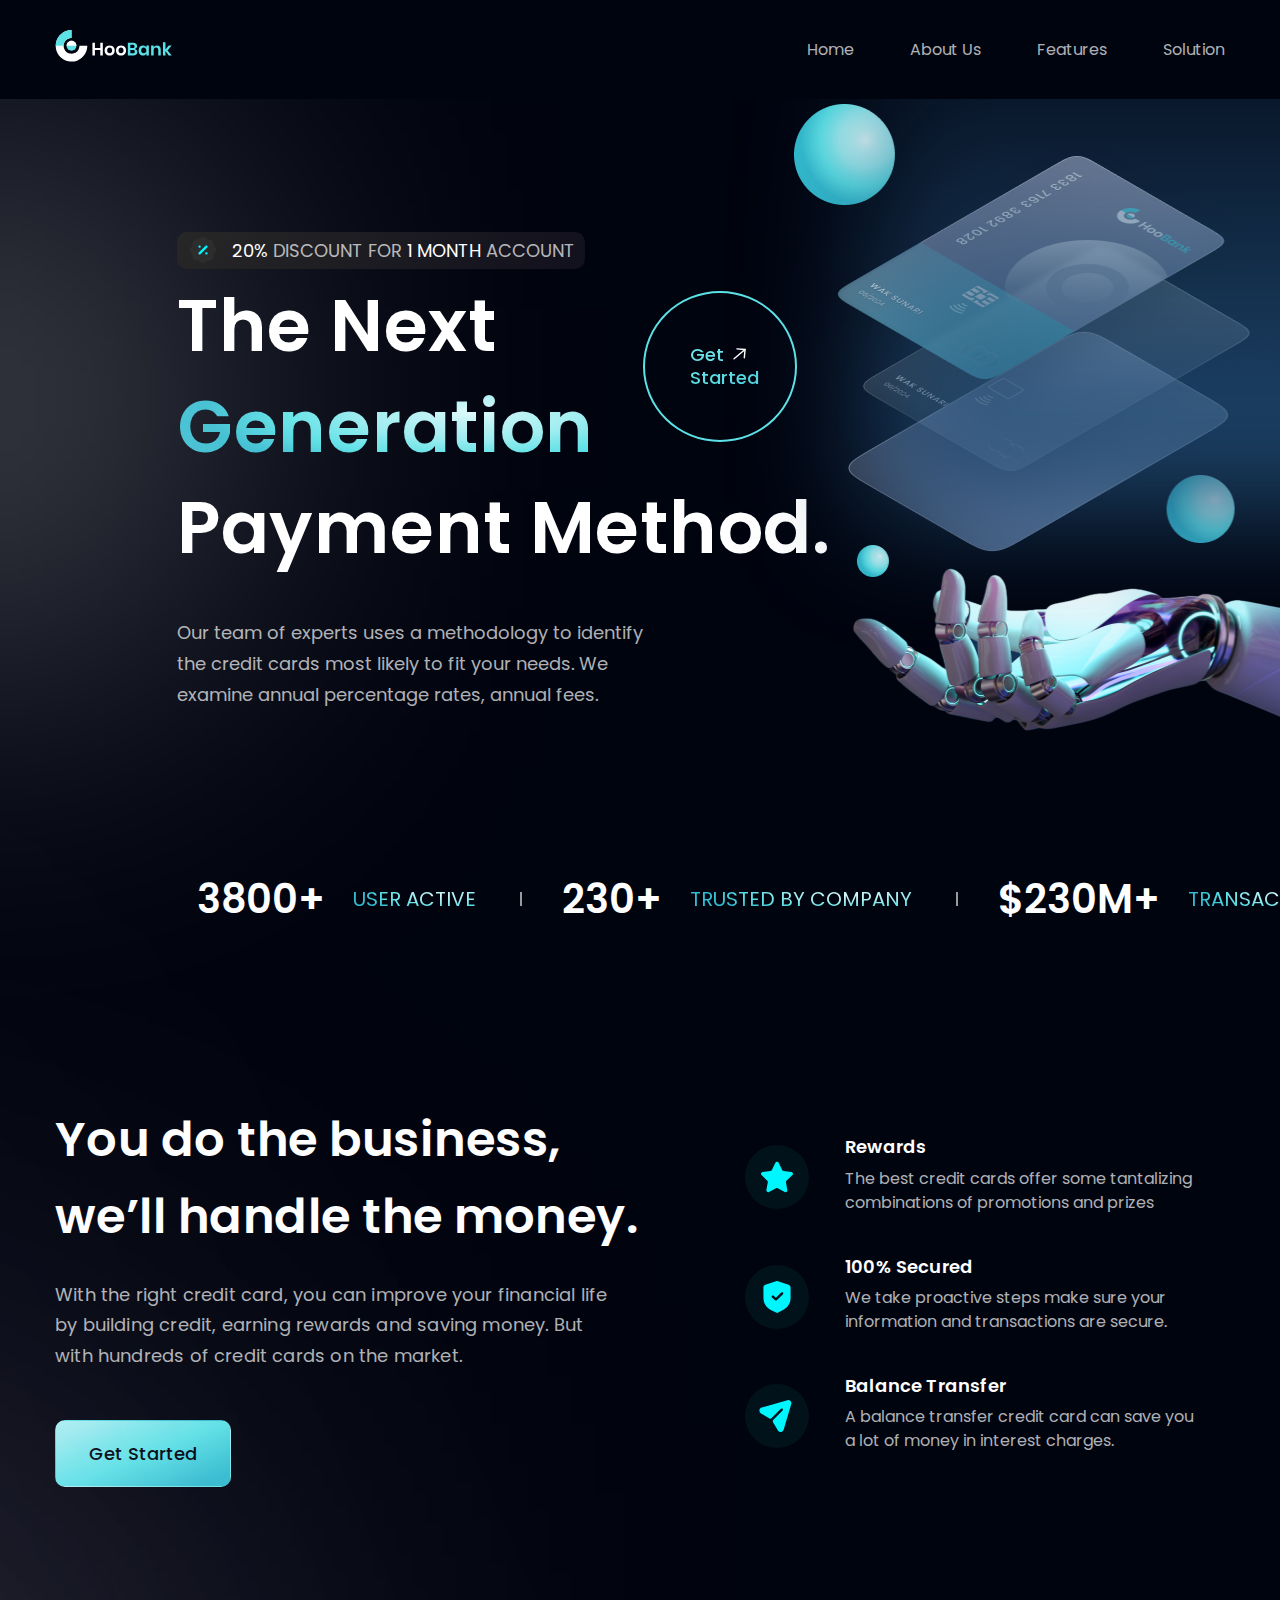
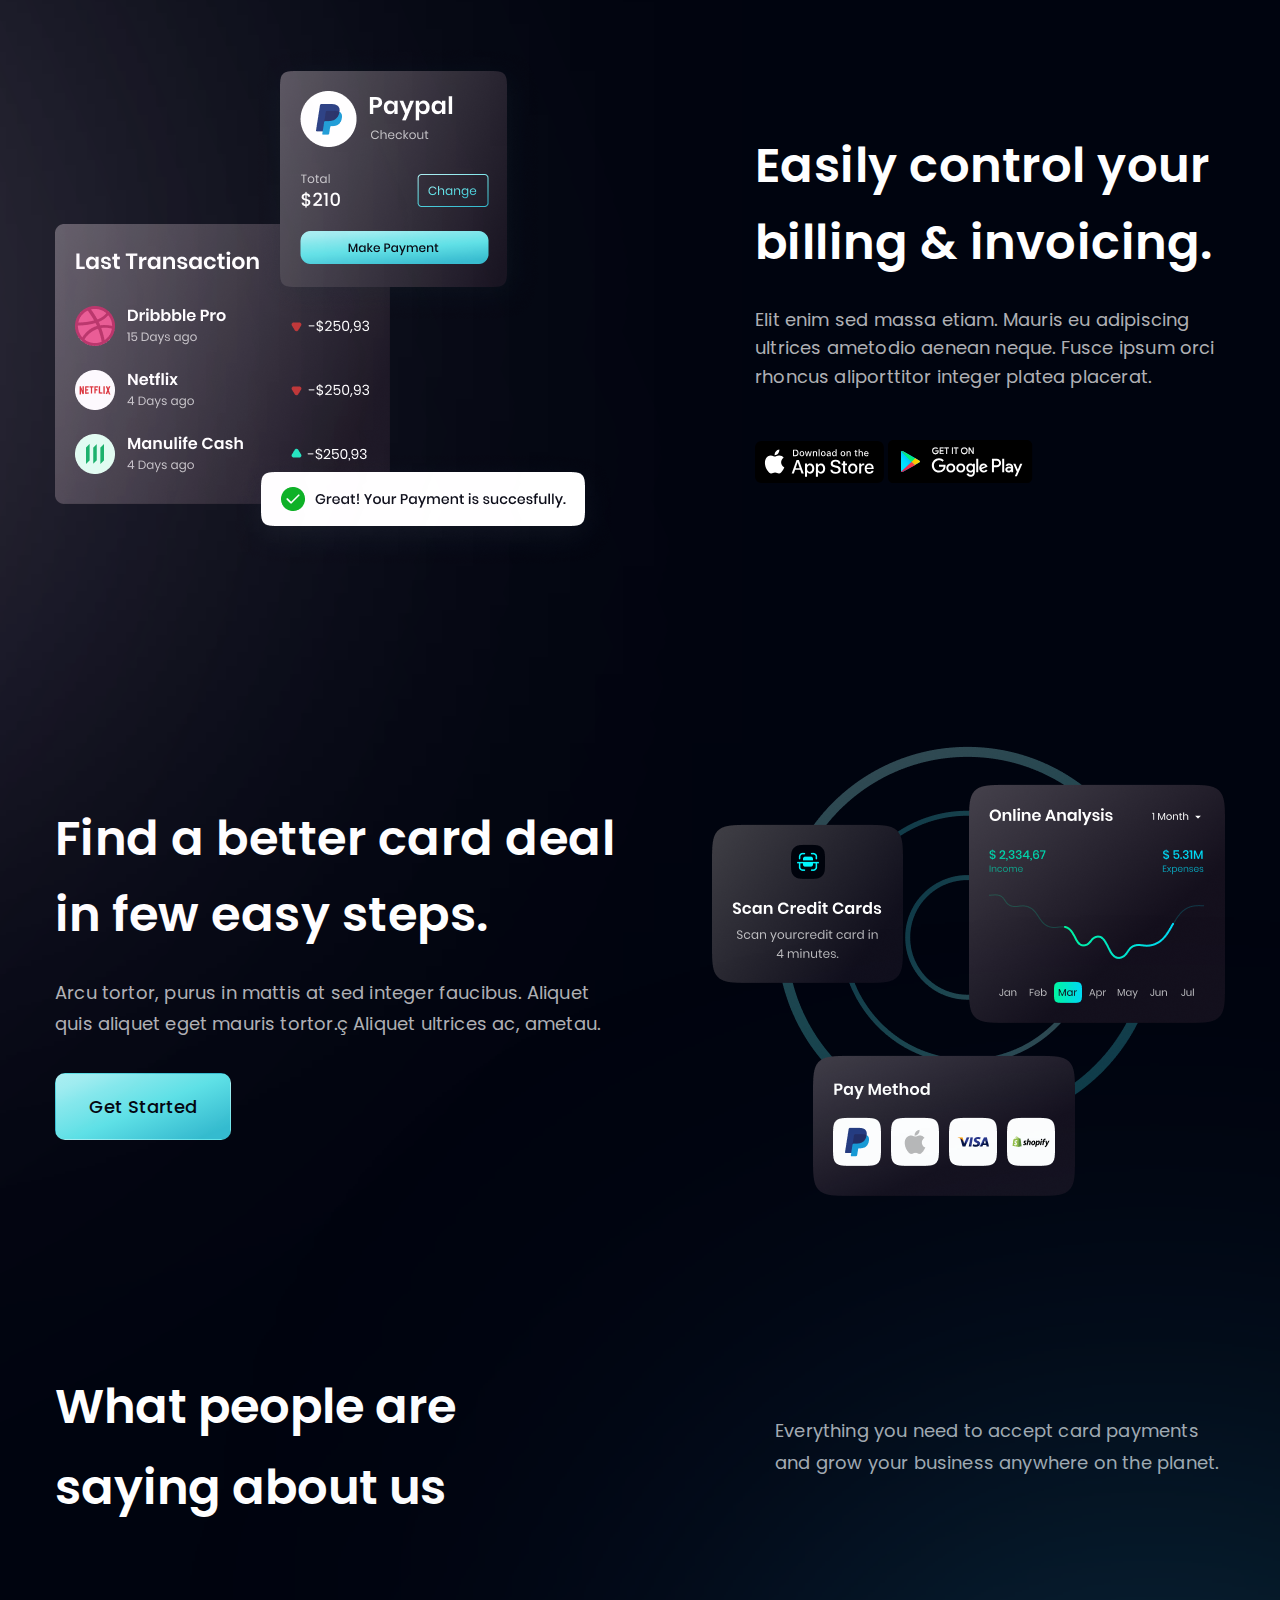
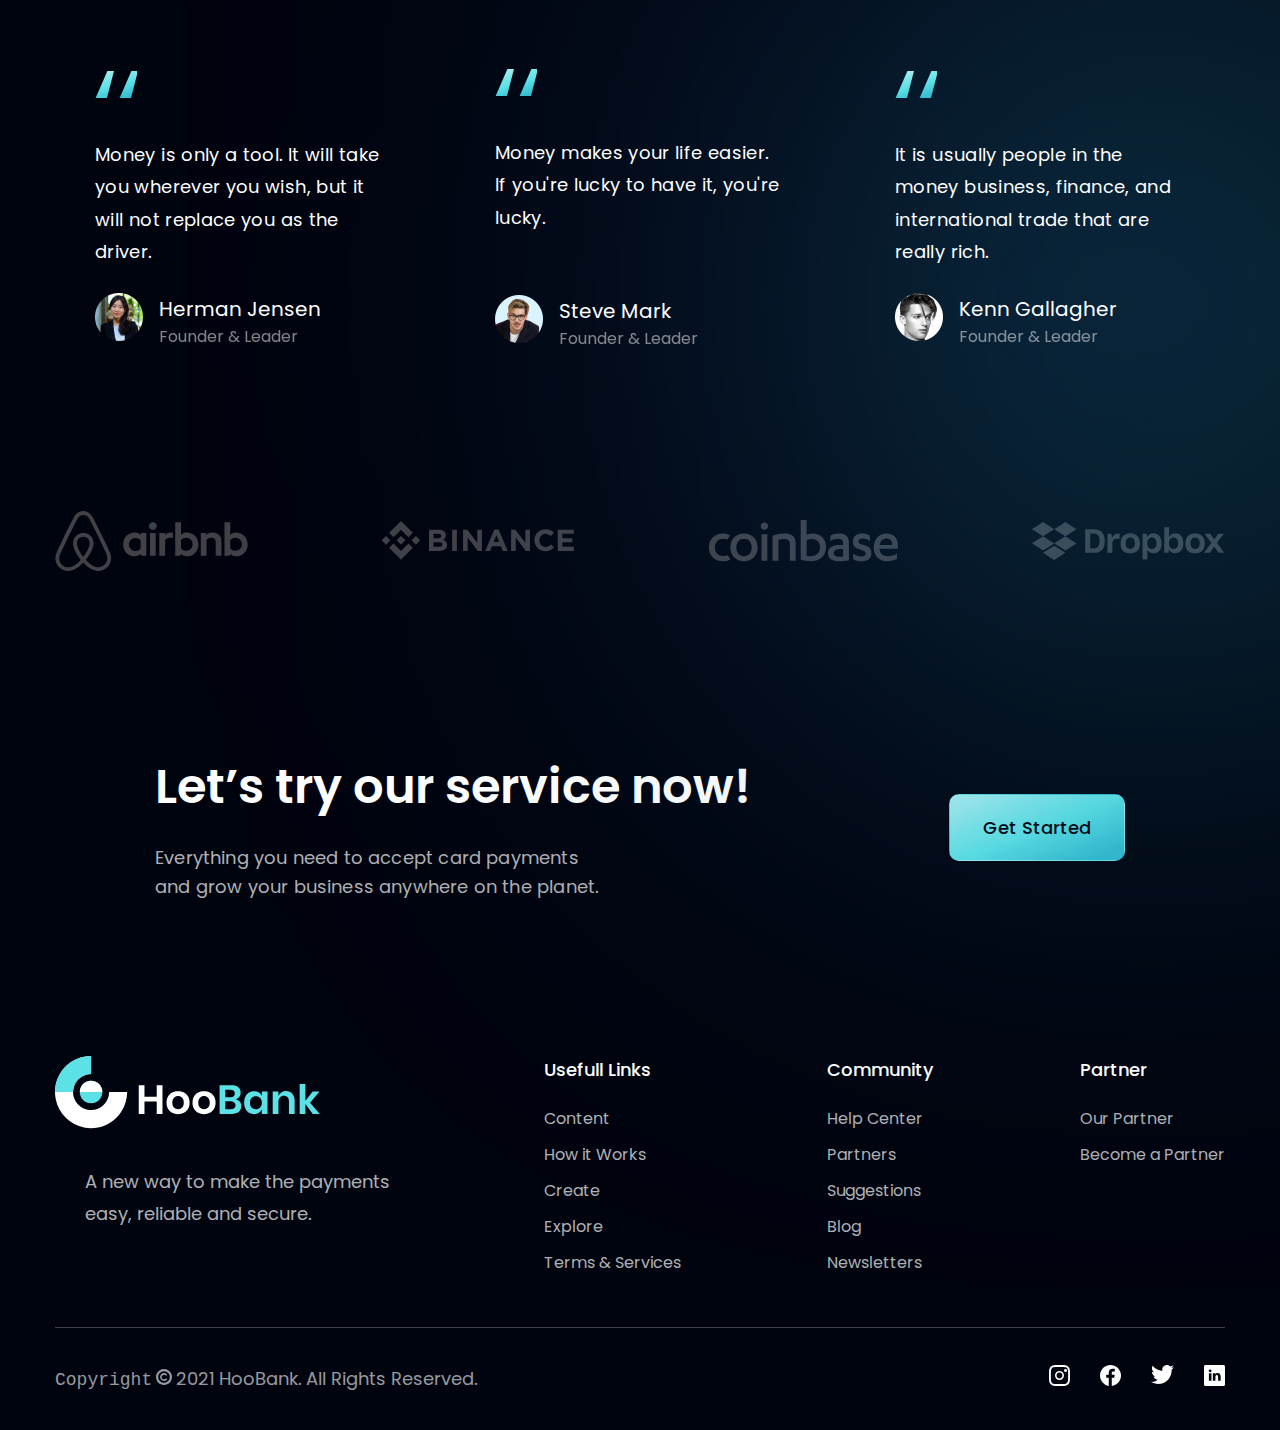
<file: index.html>
<!DOCTYPE html>
<html lang="en">
  <head>
    <meta charset="UTF-8" />
    <meta http-equiv="X-UA-Compatible" content="IE=edge" />
    <meta name="viewport" content="width=device-width, initial-scale=1.0" />
    <title>2-dars</title>
    <link rel="stylesheet" href="./css/main.css" />
  </head>

  <body>
    <header class="site-header">
      <div class="container">
        <div class="site-header__inner">
          <a href="./index.html">
            <svg
              width="118"
              height="32"
              viewBox="0 0 266 73"
              fill="none"
              xmlns="http://www.w3.org/2000/svg"
            >
              <path
                d="M107.487 29.2599V57.9067H101.725V45.4498H89.4707V57.9067H83.7494V29.2599H89.4707V40.8647H101.725V29.2599H107.487ZM123.063 35.1434C125.254 35.1434 127.216 35.6033 128.947 36.523C130.705 37.4428 132.085 38.7818 133.086 40.5401C134.087 42.2713 134.587 44.3137 134.587 46.6671C134.587 49.0205 134.087 51.0629 133.086 52.7941C132.085 54.5254 130.705 55.8644 128.947 56.8112C127.216 57.7309 125.254 58.1908 123.063 58.1908C120.872 58.1908 118.898 57.7309 117.139 56.8112C115.408 55.8644 114.042 54.5254 113.041 52.7941C112.04 51.0629 111.54 49.0205 111.54 46.6671C111.54 44.3137 112.04 42.2713 113.041 40.5401C114.042 38.7818 115.408 37.4428 117.139 36.523C118.898 35.6033 120.872 35.1434 123.063 35.1434ZM123.063 40.0938C121.467 40.0938 120.115 40.6618 119.006 41.798C117.897 42.907 117.342 44.5301 117.342 46.6671C117.342 48.8041 117.897 50.4407 119.006 51.5768C120.115 52.6859 121.467 53.2405 123.063 53.2405C124.659 53.2405 126.012 52.6859 127.121 51.5768C128.23 50.4407 128.785 48.8041 128.785 46.6671C128.785 44.5301 128.23 42.907 127.121 41.798C126.012 40.6618 124.659 40.0938 123.063 40.0938ZM149.018 35.1434C151.209 35.1434 153.17 35.6033 154.901 36.523C156.66 37.4428 158.039 38.7818 159.04 40.5401C160.041 42.2713 160.542 44.3137 160.542 46.6671C160.542 49.0205 160.041 51.0629 159.04 52.7941C158.039 54.5254 156.66 55.8644 154.901 56.8112C153.17 57.7309 151.209 58.1908 149.018 58.1908C146.827 58.1908 144.852 57.7309 143.094 56.8112C141.363 55.8644 139.996 54.5254 138.996 52.7941C137.995 51.0629 137.494 49.0205 137.494 46.6671C137.494 44.3137 137.995 42.2713 138.996 40.5401C139.996 38.7818 141.363 37.4428 143.094 36.523C144.852 35.6033 146.827 35.1434 149.018 35.1434ZM149.018 40.0938C147.422 40.0938 146.069 40.6618 144.96 41.798C143.851 42.907 143.297 44.5301 143.297 46.6671C143.297 48.8041 143.851 50.4407 144.96 51.5768C146.069 52.6859 147.422 53.2405 149.018 53.2405C150.614 53.2405 151.966 52.6859 153.076 51.5768C154.185 50.4407 154.739 48.8041 154.739 46.6671C154.739 44.5301 154.185 42.907 153.076 41.798C151.966 40.6618 150.614 40.0938 149.018 40.0938Z"
                fill="white"
              />
              <path
                d="M180.572 43.137C182.303 43.4886 183.683 44.3137 184.711 45.6121C185.766 46.8835 186.293 48.3848 186.293 50.1161C186.293 52.5236 185.482 54.4307 183.859 55.8373C182.263 57.2169 179.936 57.9067 176.88 57.9067H164.585V29.2599H176.636C179.531 29.2599 181.749 29.8956 183.291 31.167C184.86 32.4384 185.644 34.2237 185.644 36.523C185.644 38.3084 185.171 39.7691 184.224 40.9053C183.304 42.0414 182.087 42.7853 180.572 43.137ZM170.306 41.2705H175.459C176.893 41.2705 177.975 40.9594 178.705 40.3372C179.463 39.688 179.842 38.7683 179.842 37.578C179.842 36.3878 179.476 35.4681 178.746 34.8188C178.016 34.1696 176.893 33.845 175.378 33.845H170.306V41.2705ZM175.743 53.2405C177.258 53.2405 178.421 52.9159 179.233 52.2666C180.045 51.5904 180.45 50.6165 180.45 49.3451C180.45 48.0738 180.031 47.0999 179.192 46.4237C178.381 45.7203 177.218 45.3687 175.703 45.3687H170.306V53.2405H175.743ZM199.107 35.1434C201 35.1434 202.623 35.5898 203.976 36.4825C205.328 37.3751 206.289 38.5789 206.857 40.0938V35.4275H212.538V57.9067H206.857V53.1999C206.289 54.7147 205.328 55.932 203.976 56.8518C202.623 57.7444 201 58.1908 199.107 58.1908C197.213 58.1908 195.509 57.7309 193.994 56.8112C192.479 55.8915 191.289 54.566 190.423 52.8347C189.585 51.0764 189.166 49.0205 189.166 46.6671C189.166 44.3137 189.585 42.2713 190.423 40.5401C191.289 38.7818 192.479 37.4428 193.994 36.523C195.509 35.6033 197.213 35.1434 199.107 35.1434ZM200.892 40.1343C199.107 40.1343 197.673 40.7159 196.591 41.8791C195.509 43.0423 194.968 44.6383 194.968 46.6671C194.968 48.6959 195.509 50.2919 196.591 51.4551C197.673 52.5912 199.107 53.1593 200.892 53.1593C202.623 53.1593 204.044 52.5777 205.153 51.4145C206.289 50.2243 206.857 48.6418 206.857 46.6671C206.857 44.6653 206.289 43.0829 205.153 41.9197C204.044 40.7294 202.623 40.1343 200.892 40.1343ZM231.113 35.1029C233.709 35.1029 235.779 35.955 237.321 37.6592C238.863 39.3634 239.634 41.7574 239.634 44.8412V57.9067H233.953V45.4904C233.953 43.705 233.493 42.3254 232.573 41.3516C231.654 40.3507 230.396 39.8503 228.8 39.8503C227.177 39.8503 225.878 40.3778 224.904 41.4328C223.931 42.4878 223.444 44.0026 223.444 45.9773V57.9067H217.722V35.4275H223.444V39.9314C224.039 38.4166 225.013 37.2399 226.365 36.4013C227.745 35.5357 229.327 35.1029 231.113 35.1029ZM257.814 57.9067L250.389 48.0873V57.9067H244.668V27.8803H250.389V44.76L257.774 35.4275H264.55L255.096 46.6265L264.793 57.9067H257.814Z"
                fill="#5CE1E6"
              />
              <path
                d="M36.0678 0C28.9343 -8.50666e-08 21.9609 2.11534 16.0296 6.07852C10.0983 10.0417 5.47539 15.6747 2.7455 22.2652C0.0156126 28.8558 -0.698651 36.1078 0.693031 43.1043C2.08471 50.1007 5.51984 56.5274 10.564 61.5716C15.6082 66.6157 22.0348 70.0509 29.0313 71.4426C36.0278 72.8342 43.2798 72.12 49.8703 69.3901C56.4609 66.6602 62.0939 62.0373 66.0571 56.106C70.0202 50.1747 72.1356 43.2013 72.1356 36.0678L54.1017 36.0678C54.1017 39.6346 53.044 43.1212 51.0624 46.0869C49.0808 49.0526 46.2643 51.364 42.9691 52.7289C39.6738 54.0939 36.0478 54.451 32.5495 53.7552C29.0513 53.0593 25.838 51.3418 23.3159 48.8197C20.7938 46.2976 19.0763 43.0843 18.3804 39.586C17.6846 36.0878 18.0417 32.4618 19.4066 29.1665C20.7716 25.8713 23.083 23.0547 26.0487 21.0732C29.0144 19.0916 32.501 18.0339 36.0678 18.0339V0Z"
                fill="white"
              />
              <path
                d="M36.0678 0C31.3313 -5.64821e-08 26.6412 0.932921 22.2652 2.7455C17.8893 4.55807 13.9132 7.21481 10.564 10.564C7.21481 13.9132 4.55807 17.8893 2.7455 22.2653C0.93292 26.6412 -7.1519e-07 31.3313 0 36.0678H18.0339C18.0339 33.6996 18.5004 31.3545 19.4066 29.1665C20.3129 26.9785 21.6413 24.9905 23.3159 23.3159C24.9905 21.6413 26.9785 20.3129 29.1665 19.4066C31.3545 18.5004 33.6996 18.0339 36.0678 18.0339V0Z"
                fill="#5CE1E6"
              />
              <circle cx="36.0678" cy="36.0678" r="11.2712" fill="#5CE1E6" />
              <path
                d="M47.339 36.0678C47.339 34.5877 47.0474 33.122 46.481 31.7545C45.9146 30.387 45.0843 29.1445 44.0377 28.0979C42.9911 27.0513 41.7486 26.221 40.3811 25.6546C39.0136 25.0882 37.5479 24.7966 36.0678 24.7966C34.5876 24.7966 33.122 25.0882 31.7545 25.6546C30.387 26.221 29.1445 27.0513 28.0979 28.0979C27.0512 29.1445 26.221 30.387 25.6546 31.7545C25.0881 33.122 24.7966 34.5877 24.7966 36.0678L36.0678 36.0678H47.339Z"
                fill="white"
              />
            </svg>
          </a>
          <nav class="nav">
            <ul class="nav__list">
              <li class="nav__item">
                <a class="nav__link" href="#hero"> Home </a>
              </li>
              <li class="nav__item">
                <a class="nav__link" href="#about"> About Us </a>
              </li>
              <li class="nav__item">
                <a class="nav__link" href="#features"> Features </a>
              </li>
              <li class="nav__item">
                <a class="nav__link" href="#solution"> Solution </a>
              </li>
            </ul>
          </nav>
        </div>
      </div>
    </header>
    <main>
      <section class="hero" id="hero">
        <div class="container">
          <div class="hero__inner">
            <div class="hero__content">
              <div class="hero__liner-gradient-img"></div>
              <div class="hero__liner-gradient-content"></div>
              <a class="hero__link discount-account" href="./index.html">
                <span class="discount-account__style">20%</span> DISCOUNT
                FOR<span class="discount-account__style"> 1 MONTH </span>ACCOUNT
              </a>
              <h1 class="hero__title">
                The Next
                <span class="hero__title__style">Generation</span>
                Payment Method.
              </h1>
              <div class="hero__text__box text-box">
                <p class="text-box">
                  Our team of experts uses a methodology to identify the credit
                  cards most likely to fit your needs. We examine annual
                  percentage rates, annual fees.
                </p>
                <span class="started-btn__style"></span>
                <a class="hero__btn started-btn" href="#"> Get Started </a>
              </div>
            </div>
          </div>
          <ul class="company-status">
            <li class="company-status__item">
              <span class="company__text__style"> 3800+ </span>
              <p class="company__text">User Active</p>
            </li>
            <li class="company-status__item">
              <span class="company-status__span"></span>
              <span class="company__text__style"> 230+ </span>
              <p class="company__text">TRUSTED BY COMPANY</p>
            </li>
            <li class="company-status__item">
              <span class="company-status__span"></span>
              <span class="company__text__style"> $230M+ </span>
              <p class="company__text">TRANSACTION</p>
            </li>
          </ul>
        </div>
      </section>
      <section class="work" id="about">
        <div class="container">
          <h2 class="visually-hidden">Workflow</h2>
          <div class="work__inner">
            <div class="work__content">
              <h3 class="work__subtitle">
                You do the business, we’ll handle the money.
              </h3>
              <div class="work__desc__box">
                <p class="work__desc">
                  With the right credit card, you can improve your financial
                  life by building credit, earning rewards and saving money. But
                  with hundreds of credit cards on the market.
                </p>
              </div>
              <a class="work__btn" href="#"> Get Started </a>
            </div>
            <ul class="work__list garant">
              <li class="garant__item">
                <div class="garant__content__box">
                  <h4 class="garant__title">Rewards</h4>
                  <p class="garant__text">
                    The best credit cards offer some tantalizing combinations of
                    promotions and prizes
                  </p>
                </div>
              </li>
              <li class="garant__item">
                <div class="garant__content__box">
                  <h4 class="garant__title">100% Secured</h4>
                  <p class="garant__text">
                    We take proactive steps make sure your information and
                    transactions are secure.
                  </p>
                </div>
              </li>
              <li class="garant__item">
                <div class="garant__content__box">
                  <h4 class="garant__title">Balance Transfer</h4>
                  <p class="garant__text">
                    A balance transfer credit card can save you a lot of money
                    in interest charges.
                  </p>
                </div>
              </li>
            </ul>
          </div>
          <div class="control" id="features">
            <div class="control__liner-gradient"></div>
            <div class="control__liner-gradient-pink"></div>
            <div class="control__img">
              <img
                src="./images/control.png"
                alt="Easily control your billing."
              />
            </div>
            <div class="control__content">
              <h3 class="control__title">
                Easily control your billing & invoicing.
              </h3>
              <p class="control__text">
                Elit enim sed massa etiam. Mauris eu adipiscing ultrices
                ametodio aenean neque. Fusce ipsum orci rhoncus aliporttitor
                integer platea placerat.
              </p>
              <a class="control__links" href="#">
                <img src="./images/appstore.svg" alt="Apps Store" />
              </a>
              <a class="control__links" href="#">
                <img src="./images/google-play.svg" alt="Google Play" />
              </a>
            </div>
          </div>
          <div class="card">
            <div class="card__content">
              <h3 class="card__title">
                Find a better card deal in few easy steps.
              </h3>
              <p class="card__text">
                Arcu tortor, purus in mattis at sed integer faucibus. Aliquet
                quis aliquet eget mauris tortor.ç Aliquet ultrices ac, ametau.
              </p>
              <a class="card__btn" href="#"> Get Started </a>
            </div>
            <div class="card__img">
              <img
                src="./images/card.png"
                alt="Find a better card deal in few easy steps"
              />
            </div>
          </div>
        </div>
      </section>
      <section class="about-us" id="solution">
        <div class="container">
          <div class="about-us__inner">
            <div class="about-us__content">
              <div class="about-us__title__box">
                <h2 class="about-us__title">What people are saying about us</h2>
              </div>
              <div class="about-us__text__box">
                <p class="about-us__text">
                  Everything you need to accept card payments and grow your
                  business anywhere on the planet.
                </p>
              </div>
            </div>
            <div class="about-us__list__box">
              <ul class="about-us__list">
                <li class="about-us__item">
                  <p class="about-us__item__text">
                    Money is only a tool. It will take you wherever you wish,
                    but it will not replace you as the driver.
                  </p>
                  <div class="about-us__person">
                    <img
                      src="./images/about-us-li1.png"
                      alt="Person"
                      width="48"
                      height="48"
                    />
                    <div class="about-us__person-work__box">
                      <strong class="about-us__person-name">
                        Herman Jensen
                      </strong>
                      <p class="about-us__person-work">Founder & Leader</p>
                    </div>
                  </div>
                </li>
                <li class="about-us__item about-us__item--small-content">
                  <p class="about-us__item__text">
                    Money makes your life easier. If you're lucky to have it,
                    you're lucky.
                  </p>
                  <div class="about-us__person">
                    <img
                      src="./images/about-us-li2.png"
                      alt="Person"
                      width="48"
                      height="48"
                    />
                    <div class="about-us__person-work__box">
                      <strong class="about-us__person-name">
                        Steve Mark
                      </strong>
                      <p class="about-us__person-work">Founder & Leader</p>
                    </div>
                  </div>
                </li>
                <li class="about-us__item">
                  <p class="about-us__item__text">
                    It is usually people in the money business, finance, and
                    international trade that are really rich.
                  </p>
                  <div class="about-us__person">
                    <img
                      src="./images/about-us-li3.png"
                      alt="Person"
                      width="48"
                      height="48"
                    />
                    <div class="about-us__person-work__box">
                      <strong class="about-us__person-name">
                        Kenn Gallagher
                      </strong>
                      <p class="about-us__person-work">Founder & Leader</p>
                    </div>
                  </div>
                </li>
              </ul>
            </div>
            <div class="about-us__logos">
              <svg
                width="193"
                height="60"
                viewBox="0 0 193 60"
                fill="none"
                xmlns="http://www.w3.org/2000/svg"
              >
                <path
                  d="M101.731 15.0751C101.731 17.2372 99.9896 18.979 97.8275 18.979C95.6654 18.979 93.9236 17.2372 93.9236 15.0751C93.9236 12.9129 95.6053 11.1712 97.8275 11.1712C100.05 11.2312 101.731 12.973 101.731 15.0751ZM85.6355 22.9429V23.9039C85.6355 23.9039 83.7736 21.5015 79.8097 21.5015C73.2632 21.5015 68.1582 26.4865 68.1582 33.3934C68.1582 40.2402 73.2032 45.2853 79.8097 45.2853C83.8337 45.2853 85.6355 42.8228 85.6355 42.8228V43.8438C85.6355 44.3243 85.9958 44.6847 86.4763 44.6847H91.3411V22.1021H86.4763C85.9958 22.1021 85.6355 22.5225 85.6355 22.9429ZM85.6355 37.4174C84.7346 38.7387 82.9328 39.8799 80.7707 39.8799C76.9268 39.8799 73.9839 37.4775 73.9839 33.3934C73.9839 29.3093 76.9268 26.9069 80.7707 26.9069C82.8727 26.9069 84.7946 28.1081 85.6355 29.3694V37.4174ZM94.9446 22.1021H100.71V44.6847H94.9446V22.1021ZM181.07 21.5015C177.106 21.5015 175.244 23.9039 175.244 23.9039V11.2312H169.478V44.6847H174.343C174.824 44.6847 175.184 44.2643 175.184 43.8438V42.8228C175.184 42.8228 177.046 45.2853 181.01 45.2853C187.556 45.2853 192.661 40.2402 192.661 33.3934C192.661 26.5465 187.556 21.5015 181.07 21.5015ZM180.109 39.8198C177.887 39.8198 176.145 38.6787 175.244 37.3574V29.3093C176.145 28.1081 178.067 26.8468 180.109 26.8468C183.953 26.8468 186.896 29.2492 186.896 33.3333C186.896 37.4174 183.953 39.8198 180.109 39.8198ZM166.475 31.2913V44.7447H160.71V31.952C160.71 28.2282 159.508 26.7267 156.265 26.7267C154.524 26.7267 152.722 27.6276 151.581 28.9489V44.6847H145.815V22.1021H150.379C150.86 22.1021 151.22 22.5225 151.22 22.9429V23.9039C152.902 22.1622 155.124 21.5015 157.346 21.5015C159.869 21.5015 161.971 22.2222 163.653 23.6637C165.695 25.3453 166.475 27.5075 166.475 31.2913ZM131.821 21.5015C127.857 21.5015 125.995 23.9039 125.995 23.9039V11.2312H120.23V44.6847H125.094C125.575 44.6847 125.935 44.2643 125.935 43.8438V42.8228C125.935 42.8228 127.797 45.2853 131.761 45.2853C138.307 45.2853 143.413 40.2402 143.413 33.3934C143.473 26.5465 138.368 21.5015 131.821 21.5015ZM130.86 39.8198C128.638 39.8198 126.896 38.6787 125.995 37.3574V29.3093C126.896 28.1081 128.818 26.8468 130.86 26.8468C134.704 26.8468 137.647 29.2492 137.647 33.3333C137.647 37.4174 134.704 39.8198 130.86 39.8198ZM115.245 21.5015C116.986 21.5015 117.887 21.8018 117.887 21.8018V27.1471C117.887 27.1471 113.083 25.5255 110.08 28.9489V44.7447H104.314V22.1021H109.179C109.659 22.1021 110.02 22.5225 110.02 22.9429V23.9039C111.101 22.6426 113.443 21.5015 115.245 21.5015ZM55.3655 42.6426C55.0653 41.9219 54.765 41.1411 54.4647 40.4805C53.9842 39.3994 53.5037 38.3784 53.0833 37.4174L53.0232 37.3574C48.8791 28.3483 44.4347 19.2192 39.7501 10.2102L39.5699 9.84985C39.0895 8.94895 38.609 7.98799 38.1285 7.02703C37.5279 5.94595 36.9273 4.8048 35.9664 3.72372C34.0445 1.32132 31.2818 0 28.3388 0C25.3359 0 22.6332 1.32132 20.6513 3.6036C19.7504 4.68468 19.0897 5.82583 18.4891 6.90691C18.0086 7.86787 17.5282 8.82883 17.0477 9.72973L16.8675 10.0901C12.2429 19.0991 7.73849 28.2282 3.5944 37.2372L3.53434 37.3574C3.11393 38.3183 2.63345 39.3393 2.15298 40.4204C1.85268 41.0811 1.55238 41.8018 1.25209 42.5826C0.471314 44.8048 0.231077 46.9069 0.531374 49.0691C1.19203 53.5736 4.19499 57.3574 8.33909 59.039C9.90063 59.6997 11.5222 60 13.2039 60C13.6844 60 14.285 59.9399 14.7654 59.8799C16.7474 59.6396 18.7894 58.979 20.7714 57.8378C23.2338 56.4565 25.5761 54.4745 28.2187 51.5916C30.8613 54.4745 33.2637 56.4565 35.6661 57.8378C37.648 58.979 39.6901 59.6396 41.672 59.8799C42.1525 59.9399 42.7531 60 43.2336 60C44.9152 60 46.5969 59.6997 48.0984 59.039C52.3025 57.3574 55.2454 53.5135 55.9061 49.0691C56.3866 46.967 56.1463 44.8649 55.3655 42.6426ZM28.2788 45.7658C25.0356 41.6817 22.9335 37.8378 22.2128 34.5946C21.9125 33.2132 21.8524 32.012 22.0326 30.9309C22.1527 29.97 22.5131 29.1291 22.9936 28.4084C24.1347 26.7868 26.0566 25.7658 28.2788 25.7658C30.501 25.7658 32.4829 26.7267 33.564 28.4084C34.0445 29.1291 34.4048 29.97 34.525 30.9309C34.7051 32.012 34.6451 33.2733 34.3448 34.5946C33.6241 37.7778 31.522 41.6216 28.2788 45.7658ZM52.2425 48.5886C51.822 51.7117 49.72 54.4144 46.7771 55.6156C45.3356 56.2162 43.7741 56.3964 42.2126 56.2162C40.7111 56.036 39.2096 55.5556 37.648 54.6547C35.4859 53.4535 33.3238 51.5916 30.8013 48.8288C34.7652 43.964 37.1676 39.5195 38.0685 35.5556C38.4889 33.6937 38.5489 32.012 38.3688 30.4505C38.1285 28.9489 37.588 27.5676 36.7472 26.3664C34.8853 23.6637 31.7622 22.1021 28.2788 22.1021C24.7953 22.1021 21.6723 23.7237 19.8104 26.3664C18.9696 27.5676 18.4291 28.9489 18.1888 30.4505C17.9486 32.012 18.0086 33.7538 18.4891 35.5556C19.39 39.5195 21.8524 44.024 25.7563 48.8889C23.2939 51.6517 21.0717 53.5135 18.9095 54.7147C17.348 55.6156 15.8465 56.0961 14.345 56.2763C12.7234 56.4565 11.1619 56.2162 9.78051 55.6757C6.8376 54.4745 4.73553 51.7718 4.31511 48.6486C4.13493 47.1471 4.25505 45.6456 4.85565 43.964C5.03582 43.3634 5.33612 42.7628 5.63642 42.042C6.05683 41.0811 6.53731 40.0601 7.01778 39.039L7.07784 38.9189C11.2219 29.97 15.6663 20.8408 20.2909 11.952L20.4711 11.5916C20.9515 10.6907 21.432 9.72973 21.9125 8.82883C22.393 7.86787 22.9335 6.96697 23.5942 6.18619C24.8554 4.74474 26.5371 3.96396 28.3989 3.96396C30.2607 3.96396 31.9424 4.74474 33.2037 6.18619C33.8643 6.96697 34.4048 7.86787 34.8853 8.82883C35.3658 9.72973 35.8463 10.6907 36.3267 11.5916L36.5069 11.952C41.0714 20.9009 45.5158 30.03 49.6599 38.979V39.039C50.1404 40 50.5608 41.0811 51.0413 42.042C51.3416 42.7628 51.6419 43.3634 51.822 43.964C52.3025 45.5255 52.4827 47.027 52.2425 48.5886Z"
                  fill="#424147"
                />
              </svg>
              <svg
                width="193"
                height="39"
                viewBox="0 0 193 39"
                fill="none"
                xmlns="http://www.w3.org/2000/svg"
              >
                <path
                  d="M9.3933 19.322L5.02533 23.6863L0.661133 19.322L5.02533 14.9578L9.3933 19.322ZM19.9829 8.72473L27.4617 16.2074L31.8259 11.8431L19.9829 0L8.13992 11.8431L12.5041 16.2074L19.9829 8.72473ZM34.9442 14.9578L30.58 19.322L34.9442 23.6863L39.3047 19.322L34.9442 14.9578ZM19.9829 29.9193L12.5041 22.4404L8.13992 26.8009L19.9829 38.644L31.8259 26.8009L27.4617 22.4404L19.9829 29.9193ZM19.9829 23.6863L24.3471 19.322L19.9829 14.9578L15.6187 19.322L19.9829 23.6863ZM66.041 24.1053V24.0449C66.041 21.1983 64.5309 19.775 62.0732 18.8388C63.5833 17.9893 64.8594 16.6566 64.8594 14.2669V14.2065C64.8594 10.8767 62.194 8.72473 57.8638 8.72473H48.0331V29.9193H58.113C62.8962 29.9193 66.0486 27.9826 66.0486 24.1053H66.041ZM60.2271 15.0446C60.2271 16.6189 58.9247 17.2871 56.8672 17.2871H52.5747V12.8134H57.1767C59.1436 12.8134 60.2347 13.5986 60.2347 14.9917L60.2271 15.0446ZM61.4088 23.5239C61.4088 25.0982 60.1667 25.8231 58.1054 25.8231H52.5747V21.1681H57.962C60.3555 21.1681 61.4163 22.0478 61.4163 23.4711L61.4088 23.5239ZM75.8378 29.9193V8.72473H71.1603V29.9193H75.8378ZM100.902 29.9193V8.72473H96.2846V21.776L86.3557 8.72473H82.0557V29.9193H86.6577V16.4452L96.9189 29.9193H100.902ZM126.728 29.9193L117.63 8.57372H113.33L104.25 29.9193H109.003L110.948 25.1662H119.91L121.847 29.9193H126.728ZM118.253 21.0473H112.605L115.421 14.1763L118.253 21.0473ZM148.953 29.9193V8.72473H144.336V21.776L134.403 8.72473H130.107V29.9193H134.705V16.4452L144.97 29.9193H148.953ZM173.02 26.4989L170.057 23.5013C168.392 25.0114 166.908 25.9816 164.485 25.9816C160.853 25.9816 158.339 22.9614 158.339 19.322V19.2616C158.339 15.6298 160.913 12.6624 164.485 12.6624C166.603 12.6624 168.26 13.5684 169.906 15.0521L172.862 11.6317C170.895 9.69498 168.505 8.3623 164.507 8.3623C157.999 8.3623 153.457 13.2966 153.457 19.3107V19.3711C153.457 25.4569 158.089 30.2704 164.326 30.2704C168.407 30.2817 170.827 28.8282 173.005 26.4989H173.02ZM192.916 29.9193V25.7665H181.394V21.3078H191.387V17.155H181.394V12.8738H192.75V8.72095H176.762V29.9155L192.916 29.9193Z"
                  fill="#424147"
                />
              </svg>
              <svg
                width="190"
                height="42"
                viewBox="0 0 190 42"
                fill="none"
                xmlns="http://www.w3.org/2000/svg"
              >
                <path
                  fill-rule="evenodd"
                  clip-rule="evenodd"
                  d="M15.6265 36.0705C17.0913 36.0705 18.4615 35.8028 19.753 35.283C19.753 35.3302 22.3833 39.4095 22.4305 39.4253C20.1026 40.6725 17.4955 41.3067 14.8548 41.2681C6.77502 41.2838 0.916016 35.9445 0.916016 27.4552C0.916016 18.9028 7.05852 13.595 14.8548 13.595C17.611 13.595 19.8003 14.1935 21.9895 15.359L19.4695 19.6116C18.1465 19.0918 16.792 18.8555 15.3745 18.8555C10.6023 18.8555 6.90102 21.8953 6.90102 27.4552C6.90102 32.7157 10.4763 36.0705 15.6265 36.0705ZM35.9913 13.595C43.9293 13.595 49.678 19.2178 49.678 27.4552C49.678 35.6453 43.9293 41.2681 35.9755 41.2681C28.1005 41.2681 22.3518 35.6453 22.3518 27.4552C22.3518 19.2178 28.1005 13.595 35.9913 13.595ZM35.9913 18.6665C31.5655 18.6665 28.3368 22.0843 28.3368 27.4552C28.3368 32.7787 31.5655 36.1965 35.9913 36.1965C40.5273 36.1965 43.7088 32.7787 43.7088 27.4552C43.7088 22.0843 40.5273 18.6665 35.9913 18.6665ZM53.4423 40.6696V14.1935H59.3643V40.6538H53.4423V40.6696ZM52.6548 6.05064C52.7162 5.10868 53.1337 4.22537 53.8225 3.57996C54.5114 2.93456 55.4199 2.57542 56.3639 2.57542C57.3078 2.57542 58.2164 2.93456 58.9053 3.57996C59.5941 4.22537 60.0116 5.10868 60.073 6.05064C60.0732 7.03967 59.6858 7.9894 58.9939 8.69607C58.3019 9.40275 57.3606 9.81008 56.3718 9.83068C55.383 9.81008 54.4416 9.40275 53.7497 8.69607C53.0577 7.9894 52.6703 7.03967 52.6705 6.05064H52.6548ZM64.5303 15.863C68.4094 14.4049 72.5139 13.6373 76.6578 13.595C83.4303 13.595 87.7143 16.1623 87.7143 23.6279V40.6696H81.871V24.1791C81.871 20.3518 79.4928 18.9815 76.201 18.9815C74.1063 18.9815 72.0115 19.265 70.4523 19.7533V40.6538H64.546V15.863H64.5303ZM92.6755 0.0183105H98.5975V14.9022C99.8575 14.2407 102.299 13.595 104.63 13.595C112.284 13.595 118.017 18.4775 118.017 26.9826C118.017 35.535 112.347 41.2681 102.551 41.2681C98.7235 41.2681 95.3688 40.4806 92.6755 39.5356V0.0183105ZM98.5975 35.6453C99.7315 36.0075 101.228 36.1965 102.724 36.1965C108.158 36.1965 112.048 33.204 112.048 27.1086C112.048 21.9583 108.394 18.9185 103.921 18.9185C101.59 18.9185 99.7945 19.5171 98.5975 20.1786V35.6453ZM135.138 22.9191C135.138 20.0526 132.964 18.7295 130.035 18.7295C126.995 18.7295 124.601 19.6273 122.396 20.8873V15.737C125.034 14.3035 127.993 13.5663 130.995 13.595C136.791 13.595 140.918 15.989 140.918 22.6198V40.1341C138.398 40.7956 134.823 41.2051 131.83 41.2051C124.963 41.2051 119.939 39.126 119.939 33.141C119.939 27.7544 124.538 25.1241 132.192 25.1241H135.122V22.9191H135.138ZM135.138 29.0617H132.618C128.491 29.0617 125.798 30.2744 125.798 32.9677C125.798 35.7083 128.318 36.7793 131.893 36.7793C132.791 36.7793 134.051 36.669 135.122 36.4958V29.0774L135.138 29.0617ZM145.218 33.5032C147.526 35.3319 150.355 36.3798 153.297 36.4958C155.928 36.4958 157.66 35.598 157.66 33.5032C157.66 31.3455 156.101 30.5737 152.699 29.6759C147.186 28.4159 144.871 26.2109 144.871 21.5961C144.871 16.2253 148.935 13.595 154.321 13.595C157.314 13.595 159.692 14.2407 161.913 15.6268V21.0606C159.802 19.376 157.194 18.4348 154.494 18.383C151.927 18.383 150.557 19.6431 150.557 21.3756C150.557 23.1081 151.675 23.9901 154.731 24.8406C160.779 26.1479 163.393 28.4159 163.393 33.1882C163.393 38.7638 159.156 41.2681 153.423 41.2681C150.548 41.3255 147.713 40.584 145.233 39.126V33.5032H145.218ZM171.504 28.7782V28.8884C171.867 33.6135 175.914 36.1965 180.057 36.1965C183.695 36.1965 186.325 35.346 188.955 33.6135V38.811C186.561 40.4963 183.033 41.2681 179.631 41.2681C171.378 41.2681 165.771 36.0075 165.771 27.6442C165.771 19.2178 171.268 13.595 178.56 13.595C186.278 13.595 189.916 18.5563 189.916 25.7856V28.7782H171.489H171.504ZM184.356 24.9509C184.23 20.8243 182.199 18.5563 178.371 18.5563C174.969 18.5563 172.465 20.9503 171.678 24.9509H184.356Z"
                  fill="#424147"
                />
              </svg>
              <svg
                width="194"
                height="38"
                viewBox="0 0 194 38"
                fill="none"
                xmlns="http://www.w3.org/2000/svg"
              >
                <path
                  d="M23.2271 7.19242L12.0716 14.3131L23.2271 21.4337L12.0716 28.5544L0.916016 21.3744L12.0716 14.2537L0.916016 7.19242L12.0716 0.0717773L23.2271 7.19242ZM12.0122 30.8092L23.1678 23.6886L34.3233 30.8092L23.1678 37.9299L12.0122 30.8092ZM23.2271 21.3744L34.3826 14.2537L23.2271 7.19242L34.3233 0.0717773L45.4788 7.19242L34.3233 14.3131L45.4788 21.4337L34.3233 28.5544L23.2271 21.3744Z"
                  fill="#424147"
                />
                <path
                  d="M54.1992 7.19217H63.2186C68.9744 7.19217 73.7214 10.5151 73.7214 18.1105V19.7126C73.7214 27.3673 69.2711 30.809 63.3966 30.809H54.1992V7.19217ZM59.2429 11.4646V26.4773H63.0999C66.3635 26.4773 68.559 24.3411 68.559 19.594V18.3479C68.559 13.6008 66.2448 11.4646 62.9219 11.4646H59.2429ZM76.3916 11.7019H80.4266L81.0793 16.1523C81.8507 13.126 83.8089 11.5239 87.3691 11.5239H88.6152V16.627H86.5384C82.4441 16.627 81.4353 18.0512 81.4353 22.0862V30.8683H76.451V11.7019H76.3916ZM89.624 21.6708V21.1368C89.624 14.7282 93.7183 11.2272 99.2961 11.2272C104.993 11.2272 108.968 14.7282 108.968 21.1368V21.6708C108.968 27.9607 105.111 31.343 99.2961 31.343C93.1249 31.2837 89.624 27.9607 89.624 21.6708ZM103.865 21.6115V21.1368C103.865 17.5765 102.085 15.4403 99.2367 15.4403C96.4478 15.4403 94.6084 17.3984 94.6084 21.1368V21.6115C94.6084 25.0531 96.3885 27.0113 99.2367 27.0113C102.085 26.952 103.865 25.0531 103.865 21.6115ZM111.579 11.7019H115.733L116.207 15.3216C117.216 12.8887 119.352 11.2272 122.497 11.2272C127.363 11.2272 130.567 14.7282 130.567 21.1961V21.7302C130.567 28.0201 127.007 31.343 122.497 31.343C119.471 31.343 117.394 29.9783 116.385 27.7827V37.4549H111.52L111.579 11.7019ZM125.523 21.6115V21.1961C125.523 17.3984 123.565 15.4996 120.954 15.4996C118.166 15.4996 116.326 17.6358 116.326 21.1961V21.5522C116.326 24.9345 118.106 27.0707 120.895 27.0707C123.743 27.0113 125.523 25.1718 125.523 21.6115ZM137.925 27.308L137.51 30.809H133.237V5.29333H138.103V15.0842C139.171 12.592 141.307 11.2272 144.334 11.2272C148.903 11.2865 152.285 14.4315 152.285 20.7807V21.3741C152.285 27.7234 149.081 31.343 144.215 31.343C141.011 31.2837 138.934 29.8002 137.925 27.308ZM147.182 21.3741V20.8994C147.182 17.3984 145.283 15.4403 142.613 15.4403C139.883 15.4403 137.984 17.6358 137.984 20.9588V21.3741C137.984 24.9345 139.824 27.0113 142.553 27.0113C145.461 27.0113 147.182 25.1718 147.182 21.3741ZM154.421 21.6708V21.1368C154.421 14.7282 158.515 11.2272 164.093 11.2272C169.79 11.2272 173.765 14.7282 173.765 21.1368V21.6708C173.765 27.9607 169.849 31.343 164.093 31.343C157.922 31.2837 154.421 27.9607 154.421 21.6708ZM168.721 21.6115V21.1368C168.721 17.5765 166.941 15.4403 164.093 15.4403C161.304 15.4403 159.465 17.3984 159.465 21.1368V21.6115C159.465 25.0531 161.245 27.0113 164.093 27.0113C166.941 26.952 168.721 25.0531 168.721 21.6115ZM180.292 20.8994L173.587 11.7019H179.343L183.2 17.4578L187.116 11.7019H192.813L185.989 20.8401L193.169 30.809H187.532L183.141 24.4597L178.868 30.809H172.994L180.292 20.8994Z"
                  fill="#424147"
                />
              </svg>
            </div>
            <div class="about-us__service-now">
              <div class="about-us__service-now__content">
                <h3 class="about-us__service-now__title">
                  Let’s try our service now!
                </h3>
                <div class="about-us__service-now__text__box">
                  <p class="about-us__service-now__text">
                    Everything you need to accept card payments and grow your
                    business anywhere on the planet.
                  </p>
                </div>
              </div>
              <a class="about-us__service-now__link" href="#"> Get Started </a>
            </div>
          </div>
        </div>
      </section>
    </main>
    <footer class="site-footer">
      <div class="container">
        <div class="site-footer__inner">
          <div class="site-footer__content">
            <svg
              width="266"
              height="73"
              viewBox="0 0 266 73"
              fill="none"
              xmlns="http://www.w3.org/2000/svg"
            >
              <path
                d="M107.487 29.2599V57.9067H101.725V45.4498H89.4707V57.9067H83.7494V29.2599H89.4707V40.8647H101.725V29.2599H107.487ZM123.063 35.1434C125.254 35.1434 127.216 35.6033 128.947 36.523C130.705 37.4428 132.085 38.7818 133.086 40.5401C134.087 42.2713 134.587 44.3137 134.587 46.6671C134.587 49.0205 134.087 51.0629 133.086 52.7941C132.085 54.5254 130.705 55.8644 128.947 56.8112C127.216 57.7309 125.254 58.1908 123.063 58.1908C120.872 58.1908 118.898 57.7309 117.139 56.8112C115.408 55.8644 114.042 54.5254 113.041 52.7941C112.04 51.0629 111.54 49.0205 111.54 46.6671C111.54 44.3137 112.04 42.2713 113.041 40.5401C114.042 38.7818 115.408 37.4428 117.139 36.523C118.898 35.6033 120.872 35.1434 123.063 35.1434ZM123.063 40.0938C121.467 40.0938 120.115 40.6618 119.006 41.798C117.897 42.907 117.342 44.5301 117.342 46.6671C117.342 48.8041 117.897 50.4407 119.006 51.5768C120.115 52.6859 121.467 53.2405 123.063 53.2405C124.659 53.2405 126.012 52.6859 127.121 51.5768C128.23 50.4407 128.785 48.8041 128.785 46.6671C128.785 44.5301 128.23 42.907 127.121 41.798C126.012 40.6618 124.659 40.0938 123.063 40.0938ZM149.018 35.1434C151.209 35.1434 153.17 35.6033 154.901 36.523C156.66 37.4428 158.039 38.7818 159.04 40.5401C160.041 42.2713 160.542 44.3137 160.542 46.6671C160.542 49.0205 160.041 51.0629 159.04 52.7941C158.039 54.5254 156.66 55.8644 154.901 56.8112C153.17 57.7309 151.209 58.1908 149.018 58.1908C146.827 58.1908 144.852 57.7309 143.094 56.8112C141.363 55.8644 139.996 54.5254 138.996 52.7941C137.995 51.0629 137.494 49.0205 137.494 46.6671C137.494 44.3137 137.995 42.2713 138.996 40.5401C139.996 38.7818 141.363 37.4428 143.094 36.523C144.852 35.6033 146.827 35.1434 149.018 35.1434ZM149.018 40.0938C147.422 40.0938 146.069 40.6618 144.96 41.798C143.851 42.907 143.297 44.5301 143.297 46.6671C143.297 48.8041 143.851 50.4407 144.96 51.5768C146.069 52.6859 147.422 53.2405 149.018 53.2405C150.614 53.2405 151.966 52.6859 153.076 51.5768C154.185 50.4407 154.739 48.8041 154.739 46.6671C154.739 44.5301 154.185 42.907 153.076 41.798C151.966 40.6618 150.614 40.0938 149.018 40.0938Z"
                fill="white"
              />
              <path
                d="M180.572 43.137C182.303 43.4886 183.683 44.3137 184.711 45.6121C185.766 46.8835 186.293 48.3848 186.293 50.1161C186.293 52.5236 185.482 54.4307 183.859 55.8373C182.263 57.2169 179.936 57.9067 176.88 57.9067H164.585V29.2599H176.636C179.531 29.2599 181.749 29.8956 183.291 31.167C184.86 32.4384 185.644 34.2237 185.644 36.523C185.644 38.3084 185.171 39.7691 184.224 40.9053C183.304 42.0414 182.087 42.7853 180.572 43.137ZM170.306 41.2705H175.459C176.893 41.2705 177.975 40.9594 178.705 40.3372C179.463 39.688 179.842 38.7683 179.842 37.578C179.842 36.3878 179.476 35.4681 178.746 34.8188C178.016 34.1696 176.893 33.845 175.378 33.845H170.306V41.2705ZM175.743 53.2405C177.258 53.2405 178.421 52.9159 179.233 52.2666C180.045 51.5904 180.45 50.6165 180.45 49.3451C180.45 48.0738 180.031 47.0999 179.192 46.4237C178.381 45.7203 177.218 45.3687 175.703 45.3687H170.306V53.2405H175.743ZM199.107 35.1434C201 35.1434 202.623 35.5898 203.976 36.4825C205.328 37.3751 206.289 38.5789 206.857 40.0938V35.4275H212.538V57.9067H206.857V53.1999C206.289 54.7147 205.328 55.932 203.976 56.8518C202.623 57.7444 201 58.1908 199.107 58.1908C197.213 58.1908 195.509 57.7309 193.994 56.8112C192.479 55.8915 191.289 54.566 190.423 52.8347C189.585 51.0764 189.166 49.0205 189.166 46.6671C189.166 44.3137 189.585 42.2713 190.423 40.5401C191.289 38.7818 192.479 37.4428 193.994 36.523C195.509 35.6033 197.213 35.1434 199.107 35.1434ZM200.892 40.1343C199.107 40.1343 197.673 40.7159 196.591 41.8791C195.509 43.0423 194.968 44.6383 194.968 46.6671C194.968 48.6959 195.509 50.2919 196.591 51.4551C197.673 52.5912 199.107 53.1593 200.892 53.1593C202.623 53.1593 204.044 52.5777 205.153 51.4145C206.289 50.2243 206.857 48.6418 206.857 46.6671C206.857 44.6653 206.289 43.0829 205.153 41.9197C204.044 40.7294 202.623 40.1343 200.892 40.1343ZM231.113 35.1029C233.709 35.1029 235.779 35.955 237.321 37.6592C238.863 39.3634 239.634 41.7574 239.634 44.8412V57.9067H233.953V45.4904C233.953 43.705 233.493 42.3254 232.573 41.3516C231.654 40.3507 230.396 39.8503 228.8 39.8503C227.177 39.8503 225.878 40.3778 224.904 41.4328C223.931 42.4878 223.444 44.0026 223.444 45.9773V57.9067H217.722V35.4275H223.444V39.9314C224.039 38.4166 225.013 37.2399 226.365 36.4013C227.745 35.5357 229.327 35.1029 231.113 35.1029ZM257.814 57.9067L250.389 48.0873V57.9067H244.668V27.8803H250.389V44.76L257.774 35.4275H264.55L255.096 46.6265L264.793 57.9067H257.814Z"
                fill="#5CE1E6"
              />
              <path
                d="M36.0678 0C28.9343 -8.50666e-08 21.9609 2.11534 16.0296 6.07852C10.0983 10.0417 5.47539 15.6747 2.7455 22.2652C0.0156126 28.8558 -0.698651 36.1078 0.693031 43.1043C2.08471 50.1007 5.51984 56.5274 10.564 61.5716C15.6082 66.6157 22.0348 70.0509 29.0313 71.4426C36.0278 72.8342 43.2798 72.12 49.8703 69.3901C56.4609 66.6602 62.0939 62.0373 66.0571 56.106C70.0202 50.1747 72.1356 43.2013 72.1356 36.0678L54.1017 36.0678C54.1017 39.6346 53.044 43.1212 51.0624 46.0869C49.0808 49.0526 46.2643 51.364 42.9691 52.7289C39.6738 54.0939 36.0478 54.451 32.5495 53.7552C29.0513 53.0593 25.838 51.3418 23.3159 48.8197C20.7938 46.2976 19.0763 43.0843 18.3804 39.586C17.6846 36.0878 18.0417 32.4618 19.4066 29.1665C20.7716 25.8713 23.083 23.0547 26.0487 21.0732C29.0144 19.0916 32.501 18.0339 36.0678 18.0339V0Z"
                fill="white"
              />
              <path
                d="M36.0678 0C31.3313 -5.64821e-08 26.6412 0.932921 22.2652 2.7455C17.8893 4.55807 13.9132 7.21481 10.564 10.564C7.21481 13.9132 4.55807 17.8893 2.7455 22.2653C0.93292 26.6412 -7.1519e-07 31.3313 0 36.0678H18.0339C18.0339 33.6996 18.5004 31.3545 19.4066 29.1665C20.3129 26.9785 21.6413 24.9905 23.3159 23.3159C24.9905 21.6413 26.9785 20.3129 29.1665 19.4066C31.3545 18.5004 33.6996 18.0339 36.0678 18.0339V0Z"
                fill="#5CE1E6"
              />
              <circle cx="36.0678" cy="36.0678" r="11.2712" fill="#5CE1E6" />
              <path
                d="M47.339 36.0678C47.339 34.5877 47.0474 33.122 46.481 31.7545C45.9146 30.387 45.0843 29.1445 44.0377 28.0979C42.9911 27.0513 41.7486 26.221 40.3811 25.6546C39.0136 25.0882 37.5479 24.7966 36.0678 24.7966C34.5876 24.7966 33.122 25.0882 31.7545 25.6546C30.387 26.221 29.1445 27.0513 28.0979 28.0979C27.0512 29.1445 26.221 30.387 25.6546 31.7545C25.0881 33.122 24.7966 34.5877 24.7966 36.0678L36.0678 36.0678H47.339Z"
                fill="white"
              />
            </svg>
            <p class="site-footer__text">
              A new way to make the payments easy, reliable and secure.
            </p>
          </div>
          <div class="site-footer__necessery main-links">
            <ul class="main-links__list">
              <strong class="main-links__title">Usefull Links</strong>
              <li class="main-links__item">
                <a class="main-links" href="#"> Content </a>
              </li>
              <li class="main-links__item">
                <a class="main-links" href="#"> How it Works </a>
              </li>
              <li class="main-links__item">
                <a class="main-links" href="#"> Create </a>
              </li>
              <li class="main-links__item">
                <a class="main-links" href="#"> Explore </a>
              </li>
              <li class="main-links__item">
                <a class="main-links" href="#"> Terms & Services </a>
              </li>
            </ul>
          </div>
          <div class="site-footer__necessery main-links">
            <ul class="main-links__list">
              <strong class="main-links__title">Community</strong>
              <li class="main-links__item">
                <a class="main-links" href="#">Help Center</a>
              </li>
              <li class="main-links__item">
                <a class="main-links" href="#"> Partners </a>
              </li>
              <li class="main-links__item">
                <a class="main-links" href="#"> Suggestions </a>
              </li>
              <li class="main-links__item">
                <a class="main-links" href="#"> Blog </a>
              </li>
              <li class="main-links__item">
                <a class="main-links" href="#"> Newsletters </a>
              </li>
            </ul>
          </div>
          <div class="site-footer__necessery main-links">
            <ul class="main-links__list">
              <strong class="main-links__title">Partner</strong>
              <li class="main-links__item">
                <a class="main-links" href="#"> Our Partner </a>
              </li>
              <li class="main-links__item">
                <a class="main-links" href="#"> Become a Partner </a>
              </li>
            </ul>
          </div>
        </div>
        <div class="site-footer__bottom bottom-content">
          <div class="bottom-content__desc">
            <code>Copyright</code>
            <svg
              width="16"
              height="16"
              viewBox="0 0 16 16"
              fill="none"
              xmlns="http://www.w3.org/2000/svg"
            >
              <g clip-path="url(#clip0_1_190)">
                <path
                  d="M8 0C3.5888 0 0 3.5888 0 8C0 12.4112 3.5888 16 8 16C12.4112 16 16 12.4112 16 8C16 3.5888 12.4112 0 8 0ZM8 13.8182C4.79185 13.8182 2.18182 11.2081 2.18182 8C2.18182 4.79185 4.79185 2.18182 8 2.18182C11.2081 2.18182 13.8182 4.79185 13.8182 8C13.8182 11.2081 11.2081 13.8182 8 13.8182ZM10.1613 9.32829L11.3408 10.4239L10.7465 10.9441C10.002 11.5954 9.05105 11.9543 8.06887 11.9543C5.86204 11.9543 4.06662 10.1959 4.06662 8.03462C4.06662 5.87833 5.86204 4.124 8.06887 4.124C9.05185 4.124 9.99964 4.47949 10.7374 5.12502L11.31 5.62611L10.1796 6.75709L9.67774 6.31367C9.24596 5.93236 8.67469 5.72233 8.06887 5.72233C6.74335 5.72233 5.66495 6.75964 5.66495 8.03454C5.66495 9.31454 6.74335 10.3559 8.06887 10.3559C8.668 10.3559 9.23935 10.1425 9.67774 9.75527L10.1613 9.32829Z"
                  fill="white"
                  fill-opacity="0.6"
                />
              </g>
              <defs>
                <clipPath id="clip0_1_190">
                  <rect width="16" height="16" fill="white" />
                </clipPath>
              </defs>
            </svg>
            <small>2021 HooBank. All Rights Reserved.</small>
          </div>
          <div class="bottom-content__links socials">
            <ul class="socials__list">
              <li class="socials__item">
                <a
                  class="socials__links"
                  href="https://www.instagram.com/"
                  target="_blank"
                >
                  <svg
                    width="21"
                    height="21"
                    viewBox="0 0 21 21"
                    fill="none"
                    xmlns="http://www.w3.org/2000/svg"
                  >
                    <path
                      d="M20.9466 6.17408C20.8974 5.05826 20.7169 4.29115 20.4584 3.62644C20.1917 2.92086 19.7814 2.28916 19.2438 1.76402C18.7186 1.23071 18.0826 0.816309 17.3851 0.553821C16.7164 0.295339 15.9531 0.114899 14.8371 0.0657021C13.7127 0.0123392 13.3558 0 10.5041 0C7.65239 0 7.29545 0.0123392 6.17525 0.0615356C5.05923 0.110732 4.29197 0.291333 3.62729 0.549654C2.92142 0.816309 2.28959 1.22655 1.76436 1.76402C1.23095 2.28916 0.816625 2.92503 0.553926 3.62243C0.295395 4.29115 0.114921 5.0541 0.0657146 6.16991C0.0123415 7.29406 0 7.65093 0 10.5021C0 13.3532 0.0123415 13.7101 0.0615474 14.8301C0.110753 15.9459 0.291388 16.713 0.549919 17.3777C0.816625 18.0833 1.23095 18.715 1.76436 19.2401C2.28959 19.7735 2.92558 20.1879 3.62312 20.4503C4.29197 20.7088 5.05506 20.8893 6.17125 20.9385C7.29128 20.9878 7.64838 21 10.5001 21C13.3518 21 13.7087 20.9878 14.8289 20.9385C15.9449 20.8893 16.7122 20.7088 17.3769 20.4503C18.7885 19.9047 19.9045 18.7889 20.4502 17.3777C20.7086 16.709 20.8892 15.9459 20.9385 14.8301C20.9877 13.7101 21 13.3532 21 10.5021C21 7.65093 20.9958 7.29406 20.9466 6.17408ZM19.0552 14.748C19.01 15.7736 18.8377 16.3275 18.6941 16.6967C18.3411 17.6115 17.6149 18.3376 16.6999 18.6905C16.3306 18.8341 15.7726 19.0063 14.7509 19.0514C13.643 19.1007 13.3107 19.1129 10.5083 19.1129C7.70576 19.1129 7.36934 19.1007 6.26549 19.0514C5.2397 19.0063 4.68578 18.8341 4.31649 18.6905C3.86114 18.5222 3.44665 18.2556 3.11023 17.9069C2.76146 17.5663 2.49475 17.1561 2.32646 16.7008C2.18285 16.3316 2.01055 15.7736 1.96551 14.7522C1.91614 13.6446 1.90396 13.3122 1.90396 10.5103C1.90396 7.7083 1.91614 7.37194 1.96551 6.26846C2.01055 5.24287 2.18285 4.68905 2.32646 4.31983C2.49475 3.86441 2.76146 3.45016 3.11439 3.11364C3.45483 2.76494 3.86514 2.49828 4.32066 2.33018C4.68994 2.1866 5.24804 2.01433 6.26966 1.96914C7.37751 1.91994 7.70993 1.9076 10.5123 1.9076C13.3189 1.9076 13.6512 1.91994 14.755 1.96914C15.7808 2.01433 16.3347 2.1866 16.704 2.33018C17.1594 2.49828 17.5739 2.76494 17.9103 3.11364C18.2591 3.45417 18.5258 3.86441 18.6941 4.31983C18.8377 4.68905 19.01 5.24687 19.0552 6.26846C19.1044 7.3761 19.1167 7.7083 19.1167 10.5103C19.1167 13.3122 19.1044 13.6404 19.0552 14.748Z"
                      fill="white"
                    />
                    <path
                      d="M10.5 6C8.01567 6 6 8.01554 6 10.5C6 12.9845 8.01567 15 10.5 15C12.9845 15 15 12.9845 15 10.5C15 8.01554 12.9845 6 10.5 6ZM10.5 13.419C8.88829 13.419 7.58096 12.1118 7.58096 10.5C7.58096 8.88816 8.88829 7.58096 10.5 7.58096C12.1118 7.58096 13.419 8.88816 13.419 10.5C13.419 12.1118 12.1118 13.419 10.5 13.419V13.419Z"
                      fill="white"
                    />
                    <path
                      d="M18 5.5C18 6.32835 17.3284 7 16.4999 7C15.6716 7 15 6.32835 15 5.5C15 4.67146 15.6716 4 16.4999 4C17.3284 4 18 4.67146 18 5.5V5.5Z"
                      fill="white"
                    />
                  </svg>
                </a>
              </li>
              <li class="socials__item">
                <a
                  class="socials__links"
                  href="https://www.facebook.com/"
                  target="_blank"
                >
                  <svg
                    width="21"
                    height="21"
                    viewBox="0 0 21 21"
                    fill="none"
                    xmlns="http://www.w3.org/2000/svg"
                  >
                    <path
                      d="M10.5001 0C4.7011 0 0 4.72075 0 10.544C0 15.7667 3.78548 20.092 8.74886 20.9296V12.7437H6.21594V9.79796H8.74886V7.62588C8.74886 5.10564 10.2817 3.73225 12.5209 3.73225C13.5934 3.73225 14.515 3.8125 14.7826 3.84784V6.48217L13.2295 6.48292C12.012 6.48292 11.7773 7.06377 11.7773 7.91643V9.79645H14.6824L14.3035 12.7422H11.7773V21C16.9724 20.3651 21 15.9296 21 10.5409C21 4.72075 16.2989 0 10.5001 0Z"
                      fill="white"
                    />
                  </svg>
                </a>
              </li>
              <li class="socials__item">
                <a
                  class="socials__links"
                  href="https://twitter.com/"
                  target="_blank"
                >
                  <svg
                    width="23"
                    height="19"
                    viewBox="0 0 23 19"
                    fill="none"
                    xmlns="http://www.w3.org/2000/svg"
                  >
                    <path
                      d="M23 2.24931C22.1447 2.63077 21.2333 2.88362 20.2831 3.00638C21.2606 2.413 22.0067 1.48054 22.3574 0.356615C21.4461 0.909077 20.4398 1.29931 19.3674 1.51708C18.5021 0.580231 17.2687 0 15.9232 0C13.3127 0 11.2111 2.15431 11.2111 4.79531C11.2111 5.17531 11.2427 5.54069 11.3203 5.88854C7.40025 5.69415 3.93156 3.78392 1.60137 0.874C1.19456 1.59162 0.955938 2.413 0.955938 3.29723C0.955938 4.95754 1.79688 6.42931 3.05037 7.28138C2.29281 7.26677 1.54962 7.04315 0.92 6.69092C0.92 6.70554 0.92 6.72454 0.92 6.74354C0.92 9.07323 2.55444 11.0083 4.69775 11.4541C4.31394 11.5608 3.89562 11.6119 3.4615 11.6119C3.15963 11.6119 2.85487 11.5944 2.56881 11.5301C3.17975 13.4286 4.91338 14.8244 6.97475 14.8697C5.3705 16.1456 3.33356 16.9144 1.12844 16.9144C0.74175 16.9144 0.370875 16.8968 0 16.8486C2.08869 18.2181 4.56406 19 7.2335 19C15.9102 19 20.654 11.6923 20.654 5.358C20.654 5.14608 20.6468 4.94146 20.6367 4.73831C21.5726 4.06308 22.3589 3.21977 23 2.24931Z"
                      fill="white"
                    />
                  </svg>
                </a>
              </li>
              <li class="socials__item">
                <a
                  class="socials__links"
                  href="https://ru.linkedin.com/"
                  target="_blank"
                >
                  <svg
                    width="21"
                    height="21"
                    viewBox="0 0 21 21"
                    fill="none"
                    xmlns="http://www.w3.org/2000/svg"
                  >
                    <path
                      d="M19.4855 0H1.51453C0.67804 0 0 0.67804 0 1.51453V19.4855C0 20.322 0.67804 21 1.51453 21H19.4855C20.322 21 21 20.322 21 19.4855V1.51453C21 0.67804 20.322 0 19.4855 0ZM7.44882 15.873H4.89159V8.17957H7.44882V15.873ZM6.17029 7.12903H6.15363C5.2955 7.12903 4.74051 6.53831 4.74051 5.80003C4.74051 5.04508 5.31248 4.4707 6.18727 4.4707C7.06206 4.4707 7.60039 5.04508 7.61705 5.80003C7.61705 6.53831 7.06206 7.12903 6.17029 7.12903ZM16.6696 15.873H14.1127V11.7572C14.1127 10.7229 13.7425 10.0174 12.8172 10.0174C12.1108 10.0174 11.6901 10.4933 11.5052 10.9526C11.4376 11.117 11.4211 11.3467 11.4211 11.5767V15.873H8.86402C8.86402 15.873 8.89751 8.90135 8.86402 8.17957H11.4211V9.26889C11.7609 8.74466 12.3689 7.99901 13.7257 7.99901C15.4081 7.99901 16.6696 9.09858 16.6696 11.4616V15.873Z"
                      fill="white"
                    />
                  </svg>
                </a>
              </li>
            </ul>
          </div>
        </div>
      </div>
    </footer>
  </body>
</html>
</file>
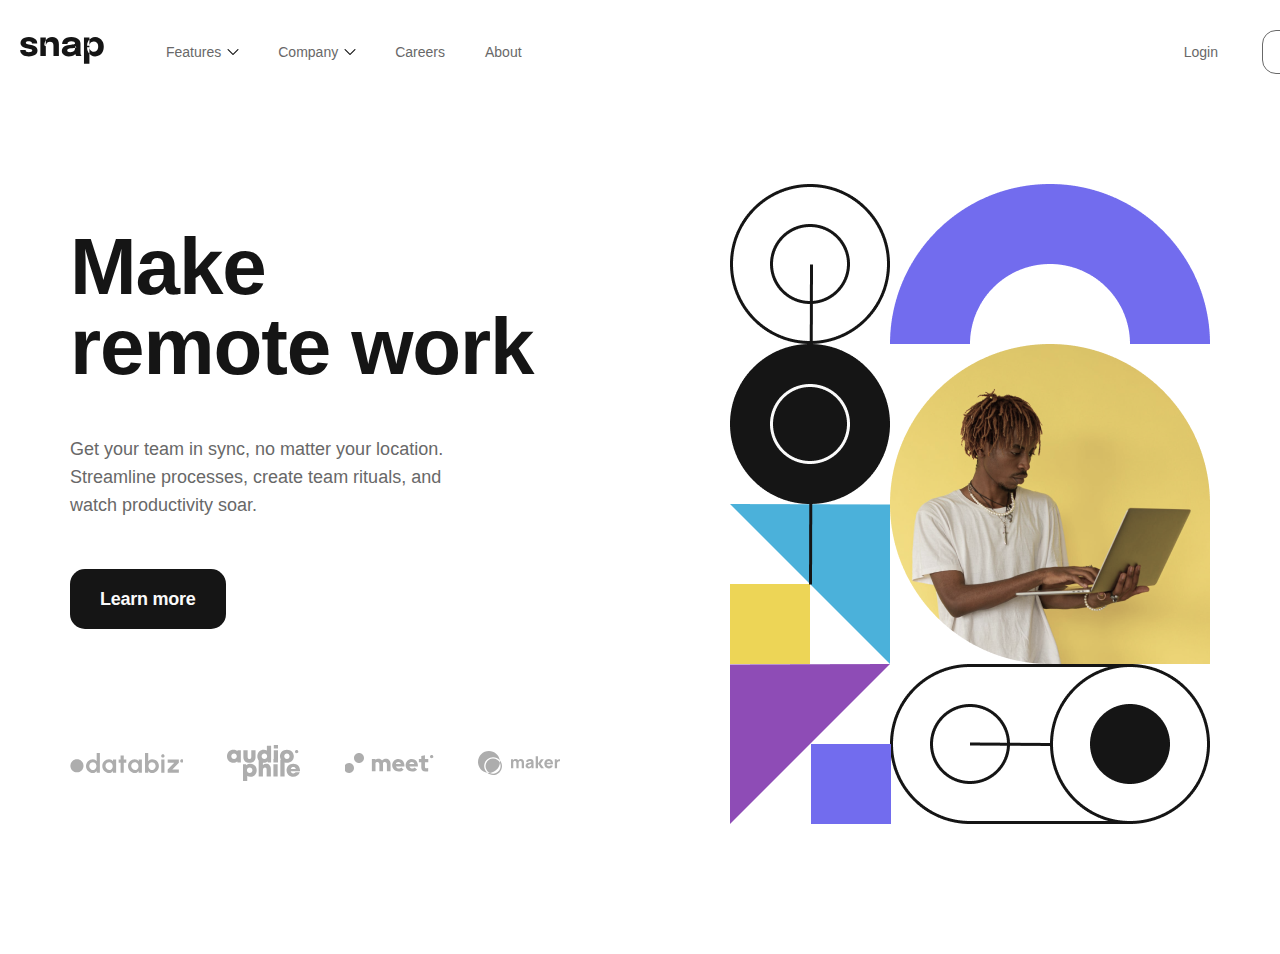
<file: praktika/praktika.html>
<!DOCTYPE html>
<html lang="en">

<head>
  <meta charset="UTF-8">
  <meta http-equiv="X-UA-Compatible" content="IE=edge">
  <meta name="viewport" content="width=device-width, initial-scale=1.0">
  <title>Document</title>
  <link rel="stylesheet" href="./css/praktika.css">
</head>

<body>
  <header>
    <div class="container">
      <div class="site-header__inner">
        <a href="./praktika.html">
          <svg width="84" height="27" viewBox="0 0 84 27" fill="none" xmlns="http://www.w3.org/2000/svg">
            <path
              d="M8.85249 19.42C7.74416 19.42 6.67666 19.2917 5.64999 19.035C4.62333 18.7783 3.70458 18.3992 2.89374 17.8975C2.08291 17.3958 1.44124 16.7688 0.968745 16.0163C0.496245 15.2638 0.259995 14.3858 0.259995 13.3825C0.259995 13.3358 0.259995 13.2804 0.259995 13.2163C0.259995 13.1521 0.259995 13.1025 0.259995 13.0675H5.64999C5.64999 13.1025 5.64999 13.1404 5.64999 13.1813C5.64999 13.2221 5.64999 13.2658 5.64999 13.3125C5.64999 13.9892 5.95041 14.485 6.55124 14.8C7.15208 15.115 7.96583 15.2725 8.99249 15.2725C9.52916 15.2725 10.0454 15.2171 10.5412 15.1063C11.0371 14.9954 11.4454 14.8146 11.7662 14.5638C12.0871 14.3129 12.2475 13.995 12.2475 13.61C12.2475 12.9917 11.9062 12.5542 11.2237 12.2975C10.5412 12.0408 9.44749 11.7842 7.94249 11.5275C7.09083 11.3875 6.22749 11.1892 5.35249 10.9325C4.47749 10.6758 3.67249 10.3346 2.93749 9.90875C2.20249 9.48292 1.61333 8.94042 1.16999 8.28125C0.726661 7.62209 0.504995 6.82 0.504995 5.875C0.504995 4.615 0.887078 3.55334 1.65124 2.69C2.41541 1.82667 3.43333 1.17334 4.70499 0.730002C5.97666 0.286669 7.37666 0.0650024 8.90499 0.0650024C10.3633 0.0650024 11.7225 0.307086 12.9825 0.791252C14.2425 1.27542 15.2633 1.96959 16.045 2.87375C16.8267 3.77792 17.2175 4.86584 17.2175 6.1375C17.2175 6.16084 17.2175 6.19584 17.2175 6.2425C17.2175 6.28917 17.2175 6.33584 17.2175 6.3825H11.88C11.88 6.33584 11.88 6.295 11.88 6.26C11.88 6.225 11.88 6.19584 11.88 6.1725C11.88 5.70584 11.7312 5.32667 11.4337 5.035C11.1362 4.74334 10.76 4.52459 10.305 4.37875C9.84999 4.23292 9.37749 4.16 8.88749 4.16C8.44416 4.16 7.98624 4.20959 7.51374 4.30875C7.04124 4.40792 6.64166 4.57125 6.31499 4.79875C5.98833 5.02625 5.82499 5.34417 5.82499 5.7525C5.82499 6.14917 5.99999 6.47292 6.34999 6.72375C6.69999 6.97459 7.18999 7.17875 7.81999 7.33625C8.44999 7.49375 9.17916 7.6425 10.0075 7.7825C10.7892 7.91084 11.6146 8.08875 12.4837 8.31625C13.3529 8.54375 14.1696 8.86459 14.9337 9.27875C15.6979 9.69292 16.3162 10.2354 16.7887 10.9063C17.2612 11.5771 17.4975 12.4258 17.4975 13.4525C17.4975 14.5142 17.2525 15.4242 16.7625 16.1825C16.2725 16.9408 15.6104 17.5563 14.7762 18.0288C13.9421 18.5013 13.0146 18.8513 11.9937 19.0788C10.9729 19.3063 9.92583 19.42 8.85249 19.42Z"
              fill="#151515" />
            <path fill-rule="evenodd" clip-rule="evenodd"
              d="M33.4789 11.1075V19H38.8864V11.615V9.3575V7.3625C38.8864 5.90417 38.6443 4.62959 38.1601 3.53875C37.676 2.44792 36.941 1.59625 35.9551 0.983752C34.9693 0.371252 33.7122 0.0650024 32.1839 0.0650024C30.7256 0.0650024 29.3985 0.409169 28.2026 1.0975C27.2486 1.64666 26.4523 2.36291 25.8139 3.24623V0.415002H20.3889V19H25.8139V9.27C25.8139 8.37167 25.9772 7.57834 26.3039 6.89C26.6306 6.20167 27.1001 5.665 27.7126 5.28C28.3251 4.895 29.0514 4.7025 29.8914 4.7025C30.8597 4.7025 31.6006 4.895 32.1139 5.28C32.6272 5.665 32.9831 6.17542 33.1814 6.81125C33.3797 7.44709 33.4789 8.15 33.4789 8.92V9.9V11.1075ZM25.8139 9.27V3.24623C25.6521 3.47009 25.5004 3.70468 25.3589 3.95C24.6589 5.16334 24.3089 6.575 24.3089 8.185L25.8139 9.27Z"
              fill="#151515" />
            <path fill-rule="evenodd" clip-rule="evenodd"
              d="M45.164 18.7375C46.2199 19.1692 47.4244 19.385 48.7778 19.385C49.9328 19.385 51.009 19.2363 52.0065 18.9388C53.004 18.6413 53.8674 18.2154 54.5965 17.6613C54.8539 17.4656 55.0862 17.2566 55.2935 17.034C55.3419 17.2233 55.3983 17.412 55.4628 17.6C55.5794 17.9383 55.7224 18.2358 55.8915 18.4925C56.0607 18.7492 56.1861 18.9183 56.2678 19H61.6053C61.4886 18.895 61.3428 18.7083 61.1678 18.44C60.9928 18.1717 60.8469 17.8333 60.7303 17.425C60.6253 17.0633 60.5582 16.6638 60.529 16.2263C60.4999 15.7888 60.4853 15.3308 60.4853 14.8525V8.2725V7.54625V6.82C60.4853 5.29167 60.0624 4.03167 59.2165 3.04C58.3707 2.04834 57.2536 1.30459 55.8653 0.808752C54.4769 0.312919 52.9661 0.0650024 51.3328 0.0650024C49.5828 0.0650024 48.0136 0.330419 46.6253 0.861252C45.2369 1.39209 44.1374 2.17084 43.3265 3.1975C42.5157 4.22417 42.1103 5.48417 42.1103 6.9775H47.4478C47.4478 6.05584 47.7774 5.37042 48.4365 4.92125C49.0957 4.47209 50.0494 4.2475 51.2978 4.2475C52.4761 4.2475 53.3949 4.44584 54.054 4.8425C54.7132 5.23917 55.0428 5.78167 55.0428 6.47V6.49625V6.505C55.0428 6.91334 54.6549 7.19917 53.879 7.3625C53.1032 7.52584 51.6944 7.70667 49.6528 7.905C48.2528 8.045 46.9549 8.33375 45.759 8.77125C44.5632 9.20875 43.6036 9.84167 42.8803 10.67C42.1569 11.4983 41.7953 12.5717 41.7953 13.89C41.7953 15.0567 42.0928 16.0483 42.6878 16.865C43.2828 17.6817 44.1082 18.3058 45.164 18.7375ZM52.619 14.8613C51.8782 15.1704 51.0819 15.325 50.2303 15.325C49.2386 15.325 48.4919 15.1646 47.9903 14.8438C47.4886 14.5229 47.2378 14.0417 47.2378 13.4C47.2378 12.7233 47.5324 12.2421 48.1215 11.9563C48.7107 11.6704 49.6003 11.4692 50.7903 11.3525C51.7936 11.2475 52.7999 11.1046 53.809 10.9238C54.2749 10.8403 54.7153 10.7462 55.1303 10.6416V10.7925C55.1303 11.8658 54.8969 12.735 54.4303 13.4C53.9636 14.065 53.3599 14.5521 52.619 14.8613ZM55.1303 10.6416C55.6141 10.5196 56.0633 10.3832 56.4778 10.2325L55.1303 8.92V10.6416Z"
              fill="#151515" />
            <path fill-rule="evenodd" clip-rule="evenodd"
              d="M71.1117 18.2388C72.3367 19.0263 73.6842 19.42 75.1542 19.42C76.6942 19.42 78.1175 19.0496 79.4242 18.3088C80.7308 17.5679 81.7808 16.4683 82.5742 15.01C83.3675 13.5517 83.7642 11.755 83.7642 9.62C83.7642 7.57834 83.3587 5.84584 82.5479 4.4225C81.7371 2.99917 80.6783 1.91709 79.3717 1.17625C78.065 0.435419 76.6592 0.0650024 75.1542 0.0650024C73.6842 0.0650024 72.3367 0.438336 71.1117 1.185C70.4809 1.56949 69.915 2.0259 69.4142 2.55423V0.415002H63.9717V26.6475H69.4142V16.8041C69.915 17.355 70.4809 17.8332 71.1117 18.2388ZM69.4142 10.215L67.0692 10.2675V10.4163V10.5475C67.0692 12.2158 67.4367 13.7179 68.1717 15.0538C68.5282 15.7017 68.9424 16.2852 69.4142 16.8041V10.425C69.4142 11.2883 69.6242 12.0438 70.0442 12.6913C70.4642 13.3388 71.0067 13.8375 71.6717 14.1875C72.3367 14.5375 73.0308 14.7125 73.7542 14.7125C74.9442 14.7125 75.9796 14.3013 76.8604 13.4788C77.7412 12.6563 78.1817 11.37 78.1817 9.62C78.1817 7.87 77.7442 6.59542 76.8692 5.79625C75.9942 4.99709 74.9558 4.5975 73.7542 4.5975C73.0308 4.5975 72.3367 4.76959 71.6717 5.11375C71.0067 5.45792 70.4642 5.945 70.0442 6.575C69.6242 7.205 69.4142 7.9575 69.4142 8.8325V2.55423C68.9424 3.05192 68.5282 3.61343 68.1717 4.23875C67.4367 5.52792 67.0692 7.0125 67.0692 8.6925L69.4142 8.8325V10.215Z"
              fill="#151515" />
          </svg>
        </a>
        <nav class="nav">
          <ul class="nav__list">
            <li class="nav__item">
              <a href="./praktika.html" class="nav__link">
                Features
              </a>
              <ul class="nav__item__list hover-list">
                <li class="hover-list__item">
                  <a class="hover-list__link" href="#">
                    Todo List
                  </a>
                </li>
                <li class="hover-list__item">
                  <a class="hover-list__link" href="#">
                    Calendar
                  </a>
                </li>
                <li class="hover-list__item">
                  <a class="hover-list__link" href="#">
                    Reminders
                  </a>
                </li>
                <li class="hover-list__item">
                  <a class="hover-list__link" href="#">
                    Planning
                  </a>
                </li>
              </ul>
            </li>
            <li class="nav__item">
              <a href="./praktika.html" class="nav__link">
                Company
              </a>
              <ul class="nav__item__list company-list">
                <li class="company-list__item">
                  <a class="company-list__link" href="./praktika.html">
                    History
                  </a>
                </li>
                <li class="company-list__item">
                  <a class="company-list__link" href="./praktika.html">
                    Our Team
                  </a>
                </li>
                <li class="company-list__item">
                  <a class="company-list__link" href="./praktika.html">
                    Blog
                  </a>
                </li>
              </ul>
            </li>
            <li class="nav__item">
              <a href="./praktika.html" class="nav__link">
                Careers
              </a>
            </li>
            <li class="nav__item">
              <a href="./praktika.html" class="nav__link">
                About
              </a>
            </li>
          </ul>
        </nav>
        <div class="site-header__btn register">
          <a class="register__btn" href="./praktika.html">
            Login
          </a>
          <a class="register__btn register__btn--register__link" href="./praktika.html">
            Register
          </a>
        </div>
      </div>
    </div>
  </header>
  <main>
    <section class="hero">
      <div class="container-two">
        <div class="hero__inner">
          <div class="hero__content content-box">
            <h1 class="hero__title">
              Make <br>
              remote work
            </h1>
            <div class="content-box__desc">
              <p class="content-box__text">
                Get your team in sync, no matter your location. <br> Streamline processes, create team rituals, and <br>
                watch productivity soar.
              </p>
            </div>
            <a class="hero__btn" href="./praktika.html">
              Learn more
            </a>
            <div class="hero__logos logos">
              <a class="logos__link" href="#">
                <img src="./images/databiz.svg" alt="Databiz" width="113" height="20">
              </a>
              <a class="logos__link" href="#">
                <img src="./images/audio.svg" alt="Audio Phile" width="73" height="36">
              </a>
              <a class="logos__link" href="#">
                <img src="./images/meet.svg" alt="Meet" width="89" height="20">
              </a>
              <a class="logos__link" href="#">
                <img src="./images/maker.svg" alt="Maker" width="82" height="24">
              </a>
            </div>
          </div>
          <div class="hero__bcimage">
          </div>
        </div>
      </div>
    </section>
  </main>
</body>

</html>
</file>
<file: css/main.css>
@font-face {
  font-family: "Poppins";
  font-style: normal;
  font-weight: 400;
  src: local(""),
    url("../fonts/poppins-v20-latin-regular.woff2") format("woff2"),
    url("../fonts/poppins-v20-latin-regular.woff") format("woff");
}

@font-face {
  font-family: "Poppins";
  font-style: normal;
  font-weight: 500;
  src: local(""), url("../fonts/poppins-v20-latin-500.woff2") format("woff2"),
    url("../fonts/poppins-v20-latin-500.woff") format("woff");
}

@font-face {
  font-family: "Poppins";
  font-style: normal;
  font-weight: 600;
  src: local(""), url("../fonts/poppins-v20-latin-600.woff2") format("woff2"),
    url("../fonts/poppins-v20-latin-600.woff") format("woff");
}

html {
  height: 100%;
  scroll-behavior: smooth;
}

*,
*::before,
*::after {
  box-sizing: border-box;
}

body {
  display: flex;
  flex-direction: column;
  height: 100%;
  margin: 0;
  background-color: #00040f;
  font-family: "Poppins", "Arial", sans-serif;
  padding-top: 80px;
}

.main {
  flex-grow: 1;
}

img {
  vertical-align: middle;
  object-fit: cover;
}

.visually-hidden {
  clip: rect(0 0 0 0);
  clip-path: inset(50%);
  height: 1px;
  overflow: hidden;
  position: absolute;
  white-space: nowrap;
  width: 1px;
}

ul,
ol {
  list-style-type: none;
  margin: 0;
  padding: 0;
}

a {
  text-decoration: none;
}

.container {
  width: 1210px;
  margin: 0 auto;
  padding: 0 20px;
}

.site-header {
  z-index: 10;
  position: fixed;
  top: 0;
  width: 100%;
  padding: 30px 0;
  background-color: #00040f;
}

.site-header__inner {
  display: flex;
  align-items: center;
  justify-content: space-between;
}

.nav__list {
  display: flex;
  align-items: center;
}

.nav__item {
  margin-left: 56px;
}

.nav__item:nth-child(1) {
  margin-left: 0;
}

.nav__link {
  font-weight: 400;
  font-size: 16px;
  line-height: 130%;
  color: rgba(255, 255, 255, 0.7);
}

.hero {
  position: relative;
  background-image: url("../images/hero-bgi.png");
  background-repeat: no-repeat;
  background-position: calc(50% + 430px) calc(50% - 150px);
  padding: 157px;
}

.hero::before {
  position: absolute;
  left: 0;
  background: radial-gradient(
    64.18% 64.18% at 71.16% 35.69%,
    #def9fa 0.89%,
    #bef3f5 17.23%,
    #9dedf0 42.04%,
    #7de7eb 55.12%,
    #5ce1e6 71.54%,
    #33bbcf 100%
  );
  -webkit-background-clip: text;
  -webkit-text-fill-color: transparent;
  background-clip: text;
}

.hero__inner {
  display: flex;
  align-items: center;
  justify-content: space-between;
}

.hero__content {
  position: relative;
}

.hero__liner-gradient-content {
  display: block;
  width: 195px;
  height: 324px;
  position: absolute;
  left: -300px;
  background: #ffffff;
  filter: blur(225px);
}

.hero__liner-gradient-img {
  display: block;
  width: 578px;
  height: 571px;
  position: absolute;
  top: -300px;
  right: -600px;
  background: linear-gradient(180deg, rgba(188, 165, 255, 0) 0%, #214d76 100%);
  border: 1px solid #000000;
  filter: blur(61.5px);
}

.discount-account {
  position: relative;
  font-weight: 400;
  font-size: 18px;
  line-height: 150%;
  color: rgba(255, 255, 255, 0.7);
  background: linear-gradient(125.17deg, #272727 0%, #11101d 100%);
  border-radius: 10px;
  padding: 6px 10px;
  padding-left: 55px;
}

.discount-account::before {
  position: absolute;
  bottom: 3px;
  left: 10px;
  display: inline-block;
  background-image: url("../images/Discount.svg");
  width: 32px;
  height: 32px;
  content: "";
}

.discount-account__style {
  color: #fff;
}

.hero__title {
  width: 670px;
  margin: 0;
  margin: 12px 0 40px;
  font-weight: 600;
  font-size: 72px;
  line-height: 140%;
  letter-spacing: 0.01em;
  color: #ffffff;
}

.hero__title__style {
  background: radial-gradient(
    64.18% 64.18% at 71.16% 35.69%,
    #def9fa 0.89%,
    #bef3f5 17.23%,
    #9dedf0 42.04%,
    #7de7eb 55.12%,
    #5ce1e6 71.54%,
    #33bbcf 100%
  );
  -webkit-background-clip: text;
  -webkit-text-fill-color: transparent;
  background-clip: text;
}

.text-box {
  width: 480px;
  margin: 0;
  font-weight: 400;
  font-size: 18px;
  line-height: 170%;
  color: rgba(255, 255, 255, 0.7);
}

.started-btn {
  /* position: absolute;
  top: 54px;
  right: 50px;
  width: 140px;
  border: 2px solid #5ce1e6;
  padding: 50px 30px;
  border-radius: 50%; */
}

.started-btn {
  position: absolute;
  top: 54px;
  right: 50px;
  width: 140px;
  display: block;
  margin: 0 auto;
  padding: 50px 105px 50px 45px;
  font-weight: 500;
  font-size: 18px;
  line-height: 130%;
  border: 2px solid #5ce1e6;
  border-radius: 50%;
  background: linear-gradient(
    157.81deg,
    #def9fa -43.27%,
    #bef3f5 -21.24%,
    #9dedf0 12.19%,
    #7de7eb 29.82%,
    #5ce1e6 51.94%,
    #33bbcf 90.29%
  );
  -webkit-background-clip: text;
  -webkit-text-fill-color: transparent;
  background-clip: text;
}

.started-btn__style {
  display: inline-block;
  position: absolute;
  top: 110px;
  right: 101px;
  background-image: url("../images/up-right-arrow.svg");
  background-position: center;
  width: 13px;
  height: 15px;
}

.company-status {
  display: flex;
  align-items: center;
  justify-content: space-between;
  margin-top: 143px;
}

.company-status__item {
  display: flex;
  align-items: center;
  justify-content: space-between;
  padding: 20px 20px;
}

.company__text {
  margin: 0;
  font-style: normal;
  font-weight: 400;
  font-size: 20px;
  line-height: 130%;
  text-transform: uppercase;
  background: radial-gradient(
    64.18% 64.18% at 71.16% 35.69%,
    #def9fa 0.89%,
    #bef3f5 17.23%,
    #9dedf0 42.04%,
    #7de7eb 55.12%,
    #5ce1e6 71.54%,
    #33bbcf 100%
  );
  -webkit-background-clip: text;
  -webkit-text-fill-color: transparent;
  background-clip: text;
  margin-left: 29px;
}

.company__text__style {
  font-weight: 600;
  font-size: 40px;
  line-height: 130%;
  color: #ffffff;
}

.company-status__span {
  margin-right: 40px;
  display: block;
  height: 13.63px;
  border: 1.70386px solid rgba(255, 255, 255, 0.6);
}

.work__inner {
  display: flex;
  align-items: center;
  justify-content: space-between;
}

.work__content {
  width: 622px;
}

.work__subtitle {
  margin: 0;
  font-weight: 600;
  font-size: 48px;
  line-height: 160%;
  letter-spacing: 0.01em;
  color: #ffffff;
}

.work__desc__box {
  width: 570px;
}

.work__desc {
  margin: 24px 0 48px;
  font-weight: 400;
  font-size: 18px;
  line-height: 170%;
  letter-spacing: 0.01em;
  color: rgba(255, 255, 255, 0.7);
}

.work__btn {
  display: inline-block;
  background: linear-gradient(
    157.81deg,
    #def9fa -43.27%,
    #bef3f5 -21.24%,
    #9dedf0 12.19%,
    #7de7eb 29.82%,
    #5ce1e6 51.94%,
    #33bbcf 90.29%
  );
  border-radius: 10px;
  border: 1.5px solid transparent;
  padding: 19px 33px;
  font-weight: 500;
  font-size: 18px;
  line-height: 150%;
  text-transform: capitalize;
  color: #00040e;
  transition: all 0.4s ease;
}

.work__btn:hover {
  background: transparent;
  color: #fff;
  border: 1.5px solid #5ce1e6;
  border-radius: 10px;
  transition: all 0.4s ease;
}

.garant__item {
  position: relative;
  display: flex;
  padding: 20px 20px;
  width: 500px;
}

.garant__item:hover {
  background: linear-gradient(
    153.47deg,
    rgba(255, 255, 255, 0) -341.94%,
    #14101d 95.11%
  );
  box-shadow: 0px 20px 100px -10px rgba(66, 71, 91, 0.1);
  border-radius: 20px;
  transition: all 0.4s ease;
}

.garant__item:nth-child(1)::before {
  position: absolute;
  top: 30px;
  left: 20px;
  display: block;
  background-image: url("../images/garant-li1.svg");
  background-repeat: no-repeat;
  background-position: left;
  width: 64px;
  height: 64px;
  content: "";
}

.garant__item:nth-child(2)::before {
  position: absolute;
  top: 30px;
  left: 20px;
  display: block;
  background-image: url("../images/garant-li2.svg");
  background-repeat: no-repeat;
  width: 64px;
  height: 64px;
  content: "";
}

.garant__item:nth-child(3)::before {
  position: absolute;
  top: 30px;
  left: 20px;
  display: block;
  background-image: url("../images/garant-li3.svg");
  background-repeat: no-repeat;
  width: 64px;
  height: 64px;
  content: "";
}

.garant__content__box {
  width: 350px;
  margin-left: 100px;
}

.garant__title {
  margin: 0;
  font-weight: 600;
  font-size: 18px;
  line-height: 130%;
  letter-spacing: 0.01em;
  text-transform: capitalize;
  color: #ffffff;
}

.garant__text {
  margin: 0;
  margin-top: 8px;
  font-weight: 400;
  font-size: 16px;
  line-height: 24px;
  color: #ffffffb3;
}

.control {
  position: relative;
  display: flex;
  align-items: center;
  justify-content: space-between;
  margin-top: 160px;
}

.control__liner-gradient {
  display: block;
  width: 405px;
  height: 471px;
  position: absolute;
  top: 1px;
  left: -500px;
  background: #ffffff99;
  filter: blur(375px);
}

.control__liner-gradient-pink {
  display: inline-block;
  width: 345px;
  height: 500px;
  position: absolute;
  bottom: -50px;
  left: -800px;
  background: linear-gradient(90deg, #f4c4f3 0%, #fc67fa 100%);
  filter: blur(450px);
  border-radius: 200px;
  transform: rotate(156.61deg);
}

.control__content {
  width: 470px;
}

.control__title {
  margin: 0;
  font-style: normal;
  font-weight: 600;
  font-size: 48px;
  line-height: 160%;
  letter-spacing: 0.01em;
  color: #ffffff;
}

.control__text {
  margin: 24px 0 48px;
  font-weight: 400;
  font-size: 18px;
  line-height: 160%;
  letter-spacing: 0.01em;
  color: #ffffffb3;
}

.card {
  display: flex;
  align-items: center;
  justify-content: space-between;
  margin-top: 180px;
  margin-bottom: 170px;
}

.card__content {
  width: 570px;
}

.card__title {
  margin: 0;
  font-weight: 600;
  font-size: 48px;
  line-height: 160%;
  letter-spacing: 0.01em;
  color: #ffffff;
}

.card__text {
  margin: 24px 0 17px;
  font-weight: 400;
  font-size: 18px;
  line-height: 170%;
  letter-spacing: 0.01em;
  color: #ffffffb3;
}

.card__btn {
  display: inline-block;
  margin-top: 17px;
  background: linear-gradient(
    157.81deg,
    #def9fa -43.27%,
    #bef3f5 -21.24%,
    #9dedf0 12.19%,
    #7de7eb 29.82%,
    #5ce1e6 51.94%,
    #33bbcf 90.29%
  );
  border-radius: 10px;
  font-weight: 500;
  font-size: 18px;
  line-height: 150%;
  text-transform: capitalize;
  color: #00040e;
  padding: 19px 33px;
  border: 1.5px solid transparent;
  transition: all 0.4s ease;
}

.card__btn:hover {
  background: transparent;
  color: #fff;
  border: 1.5px solid #5ce1e6;
  border-radius: 10px;
  transition: all 0.4s ease;
}

.about-us {
  position: relative;
}

.about-us::before {
  position: absolute;
  right: calc(50% - 700px);
  bottom: 400px;
  width: 436px;
  height: 544px;
  background-image: linear-gradient(90deg, #1a2980 0%, #26d0ce 100%);
  filter: blur(325px);
  border-radius: 200px;
  content: "";
}

.about-us__content {
  display: flex;
  align-items: center;
  justify-content: space-between;
}

.about-us__title__box {
  width: 470px;
}

.about-us__text__box {
  width: 450px;
}

.about-us__title {
  margin: 0;
  font-weight: 600;
  font-size: 48px;
  line-height: 170%;
  color: #ffffff;
}

.about-us__text {
  margin: 0;
  font-weight: 400;
  font-size: 18px;
  line-height: 180%;
  letter-spacing: 0.01em;
  color: rgba(255, 255, 255, 0.7);
}

.about-us__list {
  display: flex;
  align-items: center;
  justify-content: space-between;
  margin: 0;
  padding: 0 0 100px;
}

.about-us__item {
  position: relative;
  width: 370px;
  padding: 128px 40px 60px;
  margin-top: 80px;
}

.about-us__item:hover {
  background: linear-gradient(
    144.39deg,
    #ffffff -278.56%,
    #6d6d6d -78.47%,
    #11101d 91.61%
  );
  backdrop-filter: blur(5px);
  border-radius: 20px;
  transition: all 0.4s ease;
}

.about-us__item--small-content > .about-us__item__text {
  margin-bottom: 61px;
}

.about-us__item::before {
  position: absolute;
  top: 60px;
  background-image: url("../images/about-us-icon.svg");
  width: 42px;
  height: 27px;
  content: "";
}

.about-us__item__text {
  margin: 0 0 24px;
  font-weight: 400;
  font-size: 18px;
  line-height: 180%;
  letter-spacing: 0.02em;
  color: #ffffff;
}

.about-us__person {
  display: flex;
}

.about-us__person-work__box {
  margin-left: 16px;
}

.about-us__person-name {
  font-weight: 400;
  font-size: 20px;
  line-height: 32px;
  color: #ffffff;
}

.about-us__person-work {
  margin: 0;
  font-weight: 400;
  font-size: 16px;
  line-height: 24px;
  color: #ffffff;
  opacity: 0.5;
}

.about-us__logos {
  display: flex;
  align-items: center;
  justify-content: space-between;
  padding-bottom: 110px;
}

.about-us__logos > svg {
  cursor: pointer;
}

.about-us__service-now {
  display: flex;
  align-items: center;
  justify-content: space-between;
  margin-bottom: 82px;
  padding: 72px 100px;
}

.about-us__service-now:hover {
  background: linear-gradient(
    144.39deg,
    #ffffff -278.56%,
    #6d6d6d -78.47%,
    #11101d 91.61%
  );
  backdrop-filter: blur(5px);
  border-radius: 20px;
  transition: all 0.4s ease-in-out;
}

.about-us__service-now__title {
  margin: 0 0 24px;
  font-weight: 600;
  font-size: 48px;
  line-height: 140%;
  color: #ffffff;
}

.about-us__service-now__text__box {
  width: 445px;
}

.about-us__service-now__text {
  margin: 0;
  font-weight: 400;
  font-size: 18px;
  line-height: 160%;
  letter-spacing: 0.01em;
  color: #ffffffb3;
}

.about-us__service-now__link {
  padding: 19px 33px;
  font-weight: 500;
  font-size: 18px;
  line-height: 150%;
  text-transform: capitalize;
  color: #00040e;
  background: linear-gradient(
    157.81deg,
    #def9fa -43.27%,
    #bef3f5 -21.24%,
    #9dedf0 12.19%,
    #7de7eb 29.82%,
    #5ce1e6 51.94%,
    #33bbcf 90.29%
  );
  border-radius: 10px;
  border: 1.5px solid transparent;
  transition: all 0.4s ease;
}

.about-us__service-now__link:hover {
  background: transparent;
  color: #fff;
  border: 1.5px solid #5ce1e6;
  border-radius: 10px;
  transition: all 0.4s ease;
}

.site-footer__inner {
  display: flex;
  justify-content: space-between;
  border-bottom: 1px solid #3f3e45;
  padding-bottom: 40px;
}

.site-footer__content {
  width: 342px;
}

.site-footer__text {
  margin: 30px 0 0;
  margin-left: 30px;
  font-weight: 400;
  font-size: 18px;
  line-height: 32px;
  color: #ffffffb3;
}

.main-links__title {
  display: inline-block;
  font-weight: 500;
  font-size: 18px;
  line-height: 150%;
  text-align: center;
  color: #ffffff;
  margin-bottom: 24px;
}

.main-links__item {
  margin-bottom: 12px;
}

.main-links {
  font-weight: 400;
  font-size: 16px;
  line-height: 150%;
  color: #ffffffb3;
}

.bottom-content {
  display: flex;
  align-items: center;
  justify-content: space-between;
  padding: 37px 0;
}

code {
  font-weight: 400;
  font-size: 18px;
  line-height: 150%;
  text-align: center;
  color: #ffffff99;
}

small {
  font-weight: 400;
  font-size: 18px;
  line-height: 150%;
  text-align: center;
  color: #ffffff99;
}

.socials__list {
  display: flex;
  flex-direction: row;
}

.socials__item {
  margin-left: 30px;
}

.socials__item:nth-child(1) {
  margin-left: 0;
}
</file>
<file: praktika/css/praktika.css>
html {
  height: 100%;
  scroll-behavior: smooth;
}

* {
  box-sizing: border-box;
}

body {
  margin: 0;
  font-family: 'Arial', sans-serif;
}

ul,
ol {
  list-style-type: none;
  padding: 0;
  margin: 0;
}

a {
  text-decoration: none;
}

img {
  vertical-align: middle;
  object-fit: cover;
}

.container {
  width: 1380px;
  margin: 0 auto;
  padding: 0 20px;
}

.container-two {
  width: 1180px;
  margin: 0 auto;
  padding: 0 20px;
}

.site-header__inner {
  display: flex;
  align-items: center;
  padding: 24px 0;
}

.nav {
  margin-left: 62px;
}

.nav__list {
  display: flex;
  align-items: center;
}

.nav__item {
  position: relative;
  display: flex;
  margin-left: 57px;
  padding: 20px 0;
}

.nav__item:hover .hover-list {
  display: block;
}

.nav__item:nth-child(4) {
  margin-left: 40px;
}



.nav__item:nth-child(1)::after {
  position: absolute;
  right: -20px;
  display: block;
  background-image: url('../images/down-arrow.png');
  width: 16px;
  height: 16px;
  content: "";
}

.nav__item:nth-child(2)::after {
  position: absolute;
  right: -20px;
  display: block;
  background-image: url('../images/down-arrow.png');
  width: 16px;
  height: 16px;
  content: "";
}

.nav__item:nth-child(1) {
  margin-left: 0;
}

.nav__link {
  font-weight: 500;
  font-size: 14px;
  line-height: 16px;
  color: #686868;
  transition: all 0.2s ease;
}

.nav__link:hover {
  transition: all 0.2s ease;
  color: #151515;
}

.hover-list {
  display: none;
  position: absolute;
  top: 50px;
  left: -80px;
  background-color: #FFFFFF;
  box-shadow: 0px 10px 40px rgba(0, 0, 0, 0.149126);
  border-radius: 10px;
  padding: 24px 36px 24px 24px;
}


.hover-list__item {
  display: flex;
  align-items: center;
  margin-bottom: 16px;
}


.hover-list__item:nth-child(1)::before {
  display: block;
  background-image: url('../images/list-icon.svg');
  width: 14px;
  height: 16px;
  content: "";
}

.hover-list__item:nth-child(2)::before {
  display: block;
  background-image: url('../images/calendar-icon.svg');
  width: 14px;
  height: 16px;
  content: "";
}

.hover-list__item:nth-child(3)::before {
  display: block;
  background-image: url('../images/reminders.svg');
  width: 14px;
  height: 16px;
  content: "";
}

.hover-list__item:nth-child(4)::before {
  display: block;
  background-image: url('../images/watch.svg');
  width: 14px;
  height: 16px;
  content: "";
}

.hover-list__item:nth-child(4) {
  margin-bottom: 0;
}

.hover-list__link {
  font-weight: 500;
  font-size: 14px;
  line-height: 16px;
  color: #686868;
  margin-left: 15px;
  transition: all 0.2s ease-in;
}

.hover-list__link:hover {
  transition: all 0.2s ease-in;
  color: #151515;
}

.company-list {
  width: 116px;
  display: none;
  position: absolute;
  top: 50px;
  left: 0;
  background-color: #FFFFFF;
  box-shadow: 0px 10px 40px rgba(0, 0, 0, 0.149126);
  border-radius: 10px;
  padding: 25px 25px;
  transition: all 0.3s ease;
}

.nav__item:nth-child(2):hover .company-list {
  display: block;
}

.company-list__item {
  display: flex;
  align-items: center;
  margin-bottom: 16px;
}

.company-list__item:nth-child(3) {
  margin-bottom: 0;
}

.company-list__link {
  font-weight: 500;
  font-size: 14px;
  line-height: 16px;
  color: #686868;
  transition: all 0.2s ease-in;
}

.company-list__link:hover {
  transition: all 0.2s ease-in;
  color: #151515;
}

.register {
  margin-left: auto;
}

.register__btn {
  font-weight: 500;
  font-size: 14px;
  line-height: 16px;
  color: #686868;
  margin-left: 40px;
}

.register__btn {
  font-weight: 500;
  font-size: 14px;
  line-height: 16px;
  color: #686868;
}

.register__btn--register__link {
  padding: 13px 22px;
  border: 1.5px solid #686868;
  border-radius: 14px;
}

.register__btn:hover {
  color: #151515;
}

.register__btn--register__link:hover {
  border: 1.5px solid #151515;
  border-radius: 14px;
  transition: all 0.2s ease-in-out;
}

.hero__inner {
  display: flex;
  align-items: center;
  justify-content: space-between;
  padding: 80px 0 130px;
}

.hero__bcimage {
  background-image: url('../images/hero-bcgi.png');
  width: 480px;
  height: 640px;
}

.hero__content {
  width: 540px;
}

.hero__title {
  margin: 0 0 48px;
  font-weight: 700;
  font-size: 80px;
  line-height: 80px;
  letter-spacing: -1.11111px;
  color: #151515;
}

.content-box__desc {
  width: 445px;
}

.content-box__text {
  margin: 0;
  font-weight: 500;
  font-size: 18px;
  line-height: 28px;
  color: #686868;
}

.hero__btn {
  margin-top: 50px;
  display: inline-block;
  font-weight: 700;
  font-size: 18px;
  line-height: 28px;
  letter-spacing: -0.25px;
  color: #FAFAFA;
  padding: 15px 29px;
  background-color: #151515;
  border-radius: 15px;
  border: 1px solid transparent;
  transition: all 0.3s ease-out;
}

.hero__btn:hover{
  border: 1px solid #151515;
  border-radius: 14px;
  background-color: transparent;
  color:  #151515;
  transition: all 0.3s ease-out;
}

.logos{
  margin-top: 116px;
}

.logos__link{
  margin-right: 40px;
}

.logos__link:nth-child(4){
  margin-right: 0;
}
</file>
